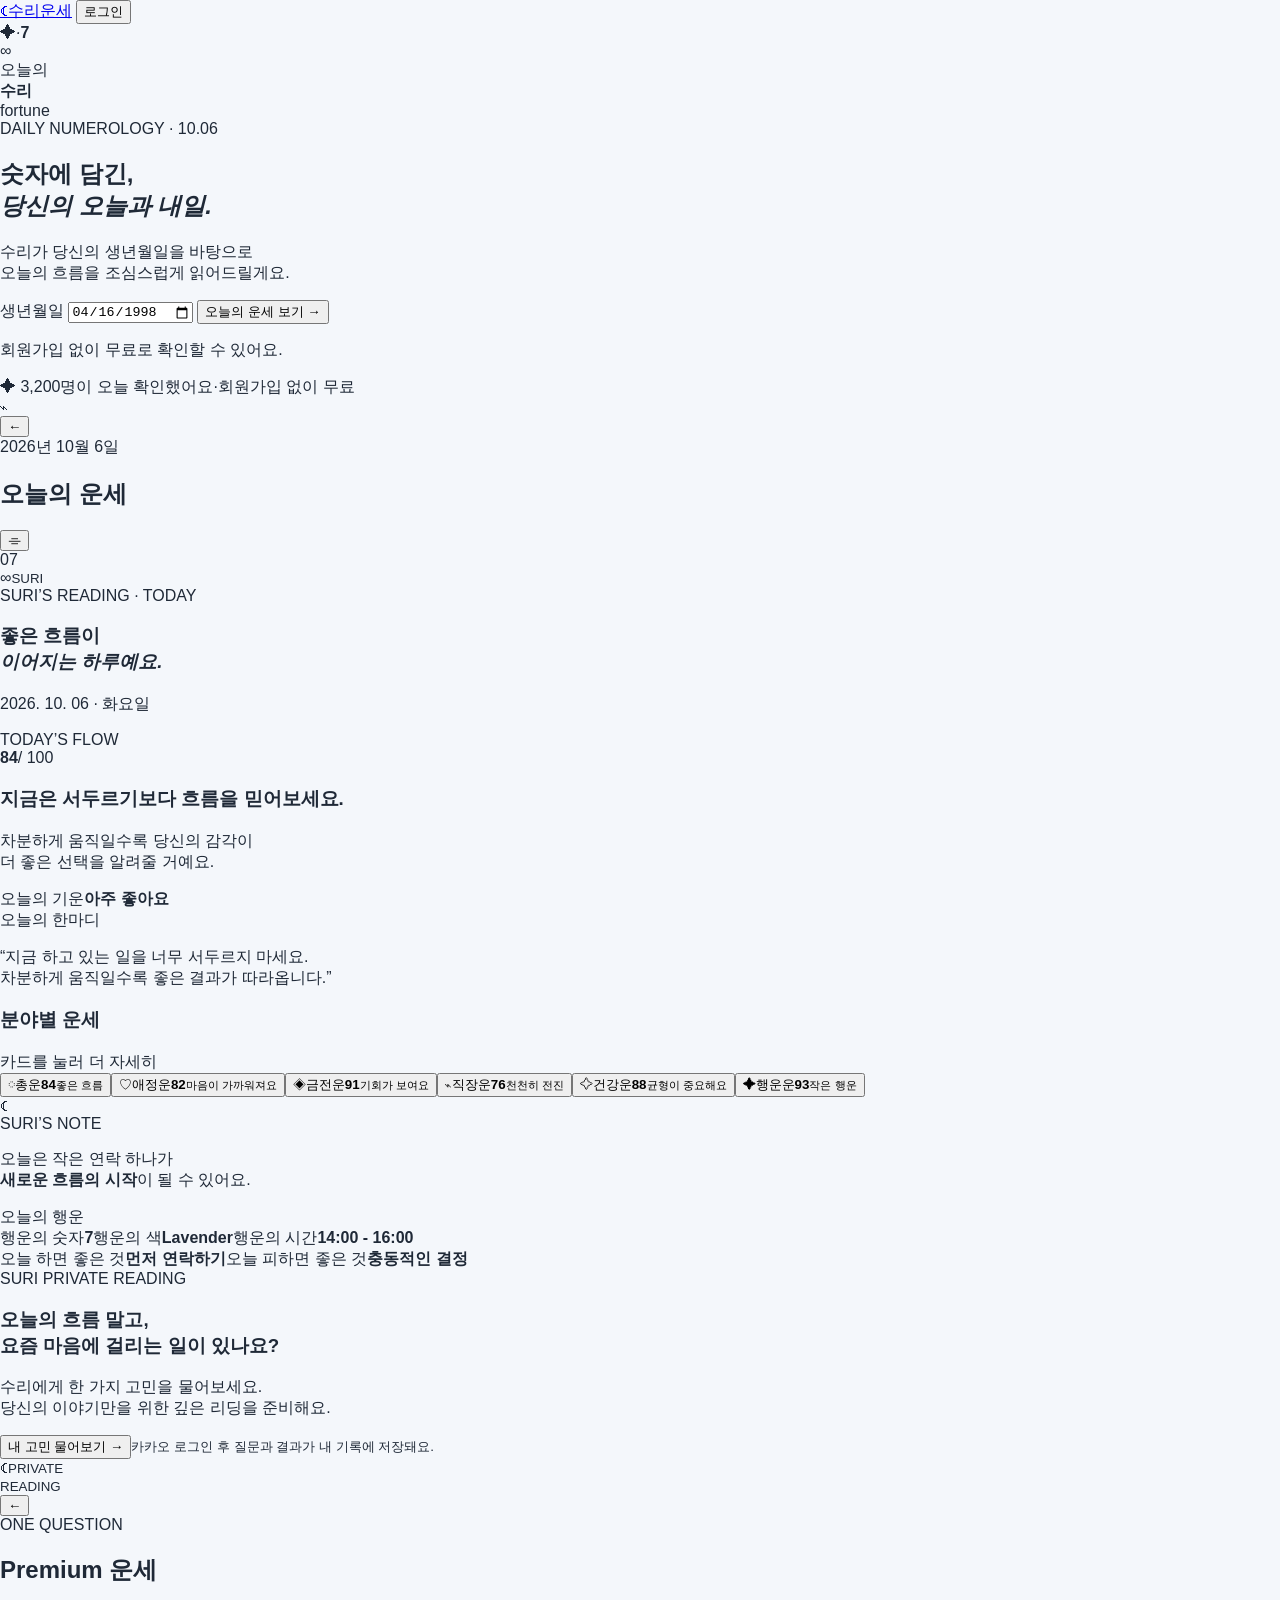
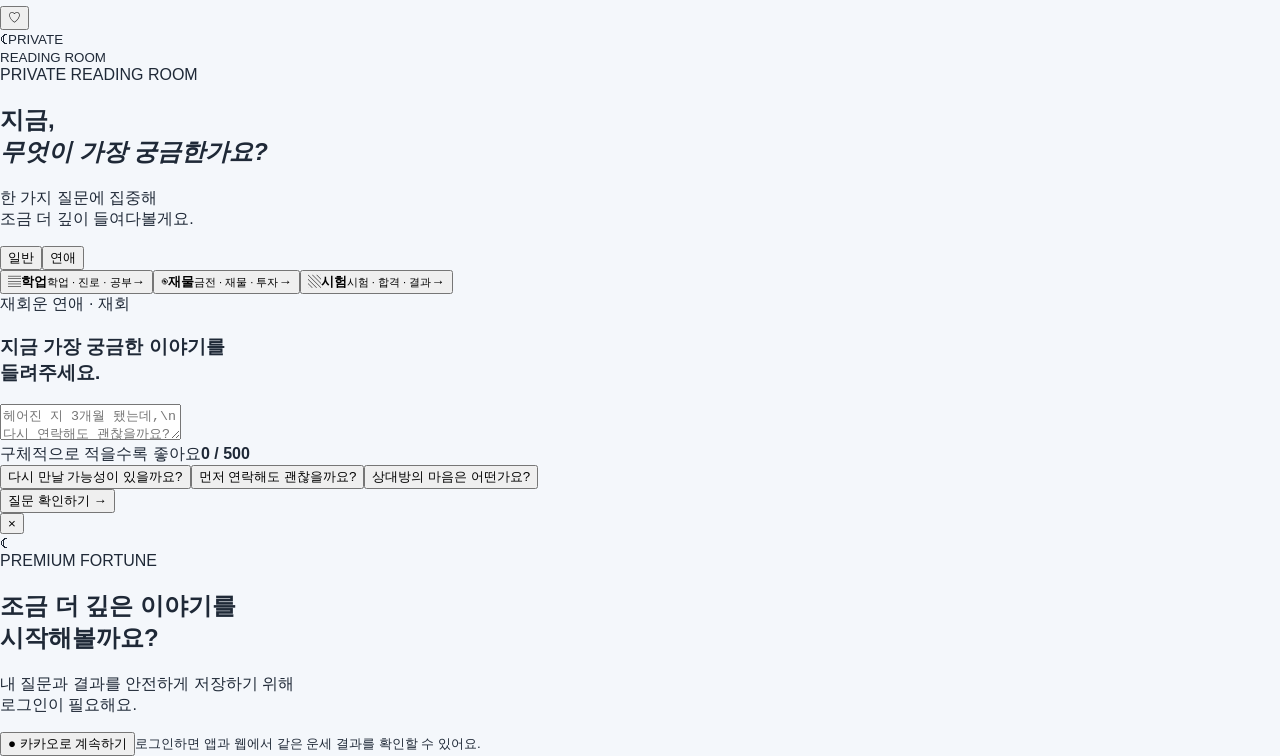
<file: index.html>
<!doctype html>
<html lang="ko">
<head>
  <meta charset="UTF-8" />
  <meta name="viewport" content="width=device-width, initial-scale=1, viewport-fit=cover" />
  <meta name="theme-color" content="#FBF7F2" />
  <title>수리운세 · 오늘의 흐름</title>
  <link rel="icon" href="data:image/svg+xml,%3Csvg xmlns='http://www.w3.org/2000/svg' viewBox='0 0 32 32'%3E%3Crect width='32' height='32' rx='10' fill='%239A86B8'/%3E%3Cpath d='M21 7a10 10 0 1 0 4 18A10 10 0 0 1 21 7Z' fill='%23FFFDFC'/%3E%3Ccircle cx='24' cy='9' r='1.4' fill='%23F1C7CE'/%3E%3C/svg%3E" />
  <link rel="preconnect" href="https://fonts.googleapis.com">
  <link rel="preconnect" href="https://fonts.gstatic.com" crossorigin>
  <link href="https://fonts.googleapis.com/css2?family=DM+Serif+Display&family=Noto+Sans+KR:wght@400;500;600;700&display=swap" rel="stylesheet">
  <link rel="stylesheet" href="style-modern.css" />
</head>
<body>
  <main class="app-shell">
    <header class="topbar">
      <a class="brand" href="#" aria-label="수리운세 홈"><span class="brand-mark">☾</span><span>수리운세</span></a>
      <button class="text-button" id="loginButton">로그인</button>
    </header>

    <section class="view active" id="startView">
      <div class="hero-stage"><div class="hero-orbit" aria-hidden="true"><span>✦</span><i>·</i><b>7</b></div><div class="suri-seal" aria-label="수리 숫자 인장"><span>∞</span></div><div class="hero-stamp">오늘의<br><strong>수리</strong><br>fortune</div></div>
      <div class="eyebrow">DAILY NUMEROLOGY · 10.06</div>
      <h1>숫자에 담긴,<br><em>당신의 오늘과 내일.</em></h1>
      <p class="intro">수리가 당신의 생년월일을 바탕으로<br>오늘의 흐름을 조심스럽게 읽어드릴게요.</p>
      <form class="date-card" id="dateForm">
        <label for="birthdate">생년월일</label>
        <input id="birthdate" type="date" value="1998-04-16" required />
        <button class="primary-button" type="submit">오늘의 운세 보기 <span>→</span></button>
        <p class="helper">회원가입 없이 무료로 확인할 수 있어요.</p>
      </form>
      <div class="proof-row"><span>✦ 3,200명이 오늘 확인했어요</span><span>·</span><span>회원가입 없이 무료</span></div>
      <div class="horizon" aria-hidden="true"><span>⌁</span><i></i><b></b></div>
    </section>

    <section class="view" id="todayView">
      <div class="page-heading"><button class="icon-button" data-back="startView" aria-label="뒤로">←</button><div><span class="eyebrow">2026년 10월 6일</span><h2>오늘의 운세</h2></div><button class="icon-button" aria-label="공유">⌯</button></div>
      <div class="result-cover"><div class="cover-number">07</div><div class="result-seal">∞<small>SURI</small></div><div><span class="eyebrow">SURI’S READING · TODAY</span><h3>좋은 흐름이<br><em>이어지는 하루예요.</em></h3><p>2026. 10. 06 · 화요일</p></div></div>
      <div class="score-hero"><div class="score-label">TODAY’S FLOW</div><div class="score"><strong>84</strong><span>/ 100</span></div><h3>지금은 서두르기보다 흐름을 믿어보세요.</h3><p>차분하게 움직일수록 당신의 감각이<br>더 좋은 선택을 알려줄 거예요.</p><div class="score-meter"><i></i></div><div class="meter-label"><span>오늘의 기운</span><b>아주 좋아요</b></div></div>
      <div class="quote-section"><div class="section-kicker">오늘의 한마디</div><p>“지금 하고 있는 일을 너무 서두르지 마세요.<br>차분하게 움직일수록 좋은 결과가 따라옵니다.”</p></div>
      <div class="section-head"><h3>분야별 운세</h3><span>카드를 눌러 더 자세히</span></div>
      <div class="fortune-grid" id="fortuneGrid"></div><div class="suri-note"><div class="note-mark">☾</div><div><span class="eyebrow">SURI’S NOTE</span><p>오늘은 작은 연락 하나가<br><strong>새로운 흐름의 시작</strong>이 될 수 있어요.</p></div></div>
      <div class="luck-card"><div class="section-kicker">오늘의 행운</div><div class="luck-row"><span>행운의 숫자<strong>7</strong></span><span>행운의 색<strong>Lavender</strong></span><span>행운의 시간<strong>14:00 - 16:00</strong></span></div><div class="luck-note"><span>오늘 하면 좋은 것</span><b>먼저 연락하기</b><span>오늘 피하면 좋은 것</span><b>충동적인 결정</b></div></div>
      <div class="premium-cta"><div><span class="eyebrow">SURI PRIVATE READING</span><h3>오늘의 흐름 말고,<br>요즘 마음에 걸리는 일이 있나요?</h3><p>수리에게 한 가지 고민을 물어보세요.<br>당신의 이야기만을 위한 깊은 리딩을 준비해요.</p><button class="primary-button" id="premiumButton">내 고민 물어보기 <span>→</span></button><small>카카오 로그인 후 질문과 결과가 내 기록에 저장돼요.</small></div><div class="cta-seal">☾<small>PRIVATE<br>READING</small></div></div>
    </section>

    <section class="view" id="premiumView">
      <div class="page-heading"><button class="icon-button" data-back="todayView">←</button><div><span class="eyebrow">ONE QUESTION</span><h2>Premium 운세</h2></div><button class="icon-button" id="recordsButton" aria-label="내 기록">♡</button></div>
      <div class="premium-banner"><div class="banner-moon">☾<small>PRIVATE<br>READING ROOM</small></div><div class="premium-intro"><span class="eyebrow">PRIVATE READING ROOM</span><h2>지금,<br><em>무엇이 가장 궁금한가요?</em></h2><p>한 가지 질문에 집중해<br>조금 더 깊이 들여다볼게요.</p></div></div>
      <div class="tabs"><button class="tab active" data-tab="general">일반</button><button class="tab" data-tab="love">연애</button></div>
      <div class="category-list" id="categoryList"></div>
      <div class="question-area hidden" id="questionArea"><div class="selected-label">재회운 <span>연애 · 재회</span></div><h3>지금 가장 궁금한 이야기를<br>들려주세요.</h3><textarea maxlength="500" id="question" placeholder="헤어진 지 3개월 됐는데,\n다시 연락해도 괜찮을까요?"></textarea><div class="counter"><span>구체적으로 적을수록 좋아요</span><b id="counter">0 / 500</b></div><div class="chips"><button>다시 만날 가능성이 있을까요?</button><button>먼저 연락해도 괜찮을까요?</button><button>상대방의 마음은 어떤가요?</button></div><button class="primary-button" id="reviewButton">질문 확인하기 <span>→</span></button></div>
    </section>
  </main>

  <div class="modal-backdrop" id="loginModal" aria-hidden="true"><div class="modal"><button class="modal-close" id="closeModal">×</button><div class="modal-moon">☾</div><span class="eyebrow">PREMIUM FORTUNE</span><h2>조금 더 깊은 이야기를<br>시작해볼까요?</h2><p>내 질문과 결과를 안전하게 저장하기 위해<br>로그인이 필요해요.</p><button class="kakao-button" id="kakaoButton"><span>●</span> 카카오로 계속하기</button><small>로그인하면 앱과 웹에서 같은 운세 결과를 확인할 수 있어요.</small></div></div>
  <script>
    const fortunes=[['◌','총운','84','좋은 흐름'],['♡','애정운','82','마음이 가까워져요'],['◈','금전운','91','기회가 보여요'],['⌁','직장운','76','천천히 전진'],['✧','건강운','88','균형이 중요해요'],['✦','행운운','93','작은 행운']];
    const categories={general:[['▤','학업','학업 · 진로 · 공부'],['◉','재물','금전 · 재물 · 투자'],['▧','시험','시험 · 합격 · 결과']],love:[['♡','짝사랑','상대방의 마음과 가능성'],['♢','커플','현재 관계와 앞으로의 흐름'],['❀','재회','다시 이어질 가능성']]};
    const $=s=>document.querySelector(s); const views=document.querySelectorAll('.view');
    function show(id){views.forEach(v=>v.classList.toggle('active',v.id===id)); window.scrollTo({top:0,behavior:'smooth'});}
    $('#fortuneGrid').innerHTML=fortunes.map((f,i)=>`<button class="fortune-card" style="--delay:${i*40}ms"><span class="fortune-icon">${f[0]}</span><span>${f[1]}<strong>${f[2]}</strong></span><small>${f[3]}</small></button>`).join('');
    function renderCategories(tab='general'){ $('#categoryList').innerHTML=categories[tab].map(c=>`<button class="category-card" data-category="${c[1]}"><span class="category-icon">${c[0]}</span><span><strong>${c[1]}</strong><small>${c[2]}</small></span><b>→</b></button>`).join(''); document.querySelectorAll('.category-card').forEach(b=>b.onclick=()=>{ $('#questionArea').classList.remove('hidden'); $('#questionArea .selected-label').firstChild.textContent=b.dataset.category+' '; $('#questionArea').scrollIntoView({behavior:'smooth',block:'start'}); }); }
    renderCategories();
    $('#dateForm').onsubmit=e=>{e.preventDefault(); const b=$('#dateForm button'); b.innerHTML='오늘의 흐름을 살펴보는 중…'; setTimeout(()=>{b.innerHTML='오늘의 운세 보기 <span>→</span>';show('todayView')},700)};
    $('#premiumButton').onclick=()=>$('#loginModal').classList.add('open'); $('#loginButton').onclick=()=>$('#loginModal').classList.add('open'); $('#closeModal').onclick=()=>$('#loginModal').classList.remove('open'); $('#kakaoButton').onclick=()=>{window.location.href='/api/auth/kakao'};
    document.querySelectorAll('[data-back]').forEach(b=>b.onclick=()=>show(b.dataset.back)); document.querySelectorAll('.tab').forEach(t=>t.onclick=()=>{document.querySelectorAll('.tab').forEach(x=>x.classList.remove('active'));t.classList.add('active');renderCategories(t.dataset.tab)});
    $('#question').oninput=e=>$('#counter').textContent=e.target.value.length+' / 500'; document.querySelectorAll('.chips button').forEach(c=>c.onclick=()=>{$('#question').value=c.textContent;$('#counter').textContent=c.textContent.length+' / 500'});
    $('#reviewButton').onclick=()=>alert('질문 확인 화면과 결제 플로우가 이어집니다.');
  </script>
</body>
</html>
</file>
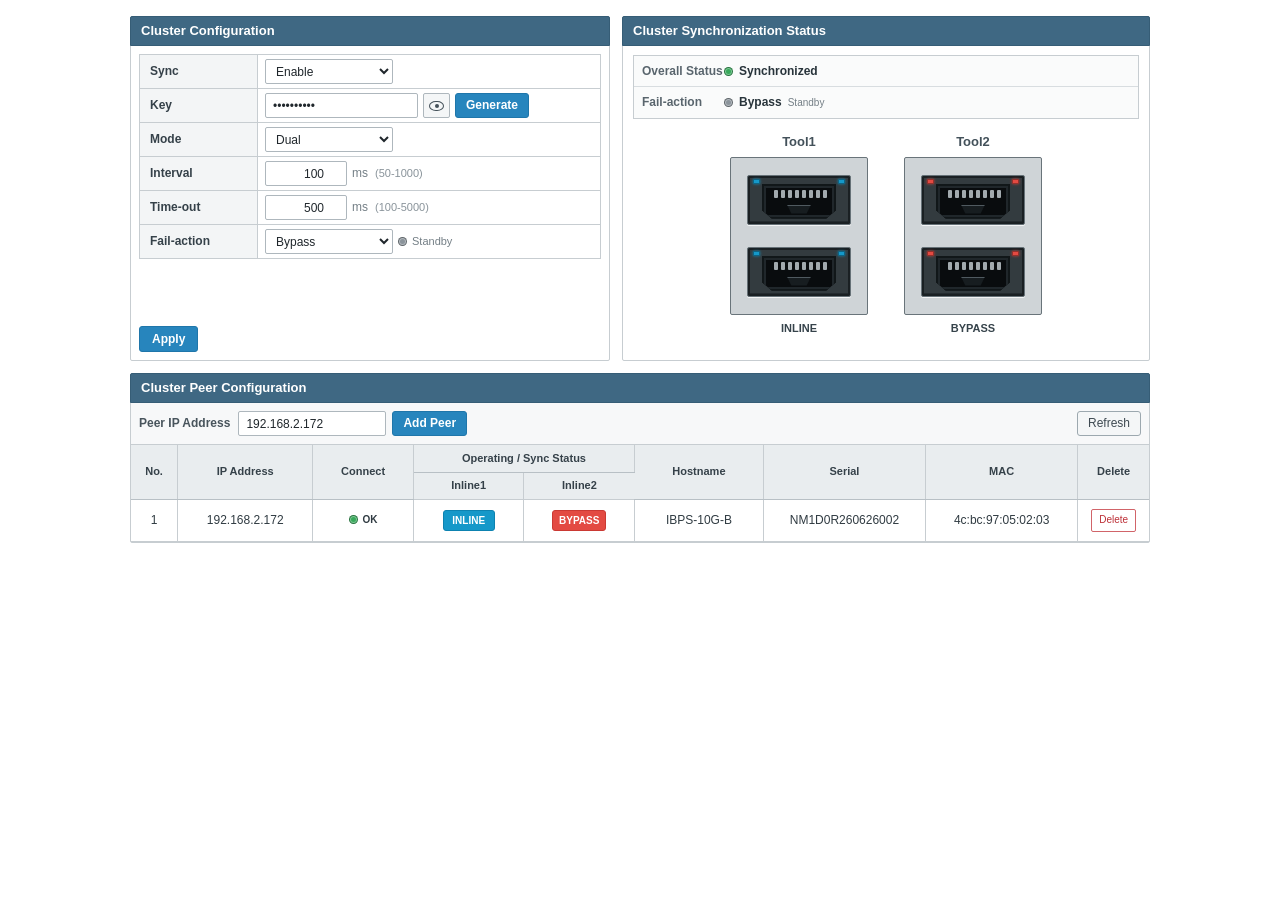
<file: cluster_configuration_ui.html>
<!DOCTYPE html>
<html lang="en">
<head>
  <meta charset="UTF-8">
  <meta name="viewport" content="width=device-width, initial-scale=1.0">
  <title>Cluster Configuration</title>
  <style>
    :root {
      --cluster-navy: #3f6883;
      --cluster-button: #2785bd;
      --cluster-table-head: #e9edef;
      --cluster-border: #c7cdd1;
      --cluster-label: #f3f5f6;
      --cluster-text: #20272c;
      --cluster-muted: #747f86;
      --cluster-inline: #1598c9;
      --cluster-bypass: #e34a42;
      --cluster-ok: #38a95b;
      --cluster-warning: #e69a23;
      --cluster-disabled: #8b949b;
      --cluster-fail: #d9363e;
    }

    * {
      box-sizing: border-box;
    }

    html,
    body {
      margin: 0;
      min-width: 1000px;
      background: #ffffff;
      color: var(--cluster-text);
      font: 12px/1.35 Arial, Helvetica, sans-serif;
    }

    button,
    input,
    select {
      font: inherit;
    }

    .cluster-page {
      width: calc(100% - 24px);
      max-width: 1020px;
      margin: 16px auto 24px;
    }

    .cluster-top-grid {
      display: grid;
      grid-template-columns: 480px minmax(0, 1fr);
      gap: 12px;
      align-items: stretch;
    }

    .cluster-top-grid > .cluster-section {
      display: flex;
      flex-direction: column;
    }

    .cluster-section {
      border: 1px solid var(--cluster-border);
      background: #ffffff;
      border-radius: 2px;
    }

    .cluster-section-title {
      height: 30px;
      margin: -1px -1px 0;
      padding: 6px 10px;
      border: 1px solid #365d76;
      border-radius: 2px 2px 0 0;
      background: var(--cluster-navy);
      color: #ffffff;
      font-size: 13px;
      font-weight: bold;
      line-height: 16px;
    }

    .cluster-config-body {
      display: flex;
      min-height: 314px;
      flex: 1;
      flex-direction: column;
      padding: 8px;
    }

    .cluster-config-table {
      width: 100%;
      border-collapse: collapse;
      table-layout: fixed;
    }

    .cluster-config-table th,
    .cluster-config-table td {
      height: 34px;
      border: 1px solid var(--cluster-border);
      text-align: left;
      vertical-align: middle;
    }

    .cluster-config-table th {
      width: 118px;
      padding: 6px 10px;
      background: var(--cluster-label);
      color: #354149;
      font-weight: bold;
    }

    .cluster-config-table td {
      padding: 4px 7px;
      background: #ffffff;
    }

    .cluster-field,
    .cluster-select {
      height: 25px;
      border: 1px solid #aeb7bd;
      border-radius: 2px;
      background: #ffffff;
      color: var(--cluster-text);
      outline: none;
    }

    .cluster-field {
      padding: 3px 7px;
    }

    .cluster-select {
      width: 128px;
      padding: 2px 24px 2px 6px;
    }

    .cluster-field:focus,
    .cluster-select:focus,
    .cluster-icon-button:focus,
    .cluster-button:focus,
    .cluster-delete-button:focus {
      border-color: var(--cluster-button);
      outline: 1px solid rgba(39, 133, 189, 0.25);
      outline-offset: 0;
    }

    .cluster-number-field {
      width: 82px;
      text-align: right;
    }

    .cluster-key-row,
    .cluster-field-row,
    .cluster-fail-row {
      display: flex;
      align-items: center;
      gap: 5px;
    }

    .cluster-key-row .cluster-field {
      width: 153px;
    }

    .cluster-icon-button {
      position: relative;
      width: 27px;
      height: 25px;
      padding: 0;
      border: 1px solid #aeb7bd;
      border-radius: 2px;
      background: #f4f6f7;
      color: #44515a;
      cursor: pointer;
    }

    .cluster-eye-icon {
      display: block;
      width: 15px;
      height: 10px;
      margin: 0 auto;
      border: 1px solid currentColor;
      border-radius: 50% / 55%;
    }

    .cluster-eye-icon::after {
      content: "";
      display: block;
      width: 4px;
      height: 4px;
      margin: 2px auto 0;
      border-radius: 50%;
      background: currentColor;
    }

    .cluster-button {
      height: 26px;
      padding: 0 12px;
      border: 1px solid #1f76aa;
      border-radius: 3px;
      background: var(--cluster-button);
      color: #ffffff;
      font-weight: bold;
      cursor: pointer;
    }

    .cluster-button:hover {
      background: #2279ad;
    }

    .cluster-button-secondary {
      border-color: #9ca8af;
      background: #f4f6f7;
      color: #3e4a52;
      font-weight: normal;
    }

    .cluster-button-secondary:hover {
      background: #e9edef;
    }

    .cluster-button-small {
      height: 25px;
      padding: 0 10px;
    }

    .cluster-unit {
      min-width: 18px;
      color: var(--cluster-muted);
    }

    .cluster-help {
      color: #89939a;
      font-size: 11px;
      white-space: nowrap;
    }

    .cluster-config-actions {
      display: flex;
      align-items: center;
      gap: 10px;
      margin-top: auto;
      padding-top: 8px;
    }

    .cluster-action-message {
      min-height: 16px;
      color: var(--cluster-ok);
      font-size: 11px;
    }

    .cluster-led {
      display: inline-block;
      width: 9px;
      height: 9px;
      flex: 0 0 9px;
      border: 1px solid rgba(0, 0, 0, 0.32);
      border-radius: 50%;
      background: var(--cluster-disabled);
      box-shadow: inset 0 0 0 1px rgba(255, 255, 255, 0.35);
      vertical-align: -1px;
    }

    .cluster-led-label {
      color: var(--cluster-muted);
      font-size: 11px;
      white-space: nowrap;
    }

    .cluster-status-body {
      min-height: 314px;
      padding: 9px 10px 10px;
    }

    .cluster-status-summary {
      display: grid;
      grid-template-columns: 1fr;
      border: 1px solid var(--cluster-border);
      background: #fafbfb;
    }

    .cluster-summary-item {
      display: grid;
      min-height: 31px;
      grid-template-columns: 82px minmax(0, 1fr);
      align-items: center;
      padding: 5px 8px;
      border-bottom: 1px solid #d8dde0;
    }

    .cluster-summary-item:last-child {
      border-bottom: 0;
    }

    .cluster-summary-label {
      color: #59656d;
      font-weight: bold;
    }

    .cluster-summary-value {
      display: inline-flex;
      min-width: 0;
      align-items: center;
      gap: 6px;
      color: #28343b;
      font-weight: bold;
      white-space: nowrap;
    }

    .cluster-summary-detail {
      color: var(--cluster-muted);
      font-size: 10px;
      font-weight: normal;
    }

    .cluster-diagram {
      width: 100%;
      max-width: 430px;
      margin: 14px auto 0;
    }

    .cluster-tool-pair {
      display: grid;
      grid-template-columns: 138px 138px;
      justify-content: center;
      gap: 36px;
    }

    .cluster-tool-column {
      text-align: center;
    }

    .cluster-tool-title {
      margin-bottom: 6px;
      color: #43515a;
      font-size: 13px;
      font-weight: bold;
    }

    .cluster-tool-chassis {
      display: grid;
      width: 138px;
      height: 158px;
      grid-template-rows: 1fr 1fr;
      align-items: center;
      justify-items: center;
      gap: 18px;
      padding: 15px 16px;
      border: 1px solid #69747a;
      border-radius: 2px;
      background: #cfd4d7;
    }

    .cluster-tool-port {
      position: relative;
      display: block;
      width: 104px;
      height: 50px;
      overflow: hidden;
      border: 1px solid #667177;
      border-radius: 2px;
      background: #333b3f;
      box-shadow:
        inset 0 0 0 2px #1a2023,
        inset 0 -3px 0 #242b2f,
        0 1px 0 rgba(255, 255, 255, 0.75);
    }

    .cluster-port-cavity {
      position: absolute;
      top: 8px;
      left: 14px;
      width: 74px;
      height: 35px;
      border: 2px solid #111719;
      background: #090c0e;
      clip-path: polygon(0 0, 100% 0, 100% 76%, 87% 100%, 13% 100%, 0 76%);
      box-shadow: inset 0 0 0 2px #20272b;
    }

    .cluster-port-cavity::before {
      content: "";
      position: absolute;
      top: 4px;
      left: 10px;
      width: 4px;
      height: 8px;
      border-radius: 1px;
      background: #a2aaae;
      box-shadow:
        7px 0 #a2aaae,
        14px 0 #a2aaae,
        21px 0 #a2aaae,
        28px 0 #a2aaae,
        35px 0 #a2aaae,
        42px 0 #a2aaae,
        49px 0 #a2aaae;
    }

    .cluster-port-cavity::after {
      content: "";
      position: absolute;
      bottom: 3px;
      left: 50%;
      width: 24px;
      height: 8px;
      margin-left: -12px;
      border-top: 1px solid #505a60;
      background: #171d20;
      clip-path: polygon(0 0, 100% 0, 82% 100%, 18% 100%);
    }

    .cluster-port-led {
      position: absolute;
      top: 3px;
      width: 7px;
      height: 5px;
      border: 1px solid rgba(0, 0, 0, 0.35);
      border-radius: 1px;
      background: #687278;
    }

    .cluster-port-led-left {
      left: 5px;
    }

    .cluster-port-led-right {
      right: 5px;
    }

    .cluster-tool-status {
      margin-top: 6px;
      color: #36434b;
      font-size: 11px;
      font-weight: bold;
      text-align: center;
    }

    .cluster-peer-section {
      margin-top: 12px;
    }

    .cluster-peer-toolbar {
      display: flex;
      align-items: center;
      gap: 6px;
      min-height: 42px;
      padding: 7px 8px;
      border-bottom: 1px solid var(--cluster-border);
      background: #f7f8f9;
    }

    .cluster-toolbar-label {
      margin-right: 2px;
      color: #48545c;
      font-weight: bold;
    }

    .cluster-ip-field {
      width: 148px;
    }

    .cluster-refresh-button {
      margin-left: auto;
    }

    .cluster-table-wrap {
      overflow-x: auto;
    }

    .cluster-peer-table {
      width: 100%;
      min-width: 950px;
      border-collapse: collapse;
      table-layout: fixed;
    }

    .cluster-peer-table th,
    .cluster-peer-table td {
      border-right: 1px solid var(--cluster-border);
      border-bottom: 1px solid var(--cluster-border);
      text-align: center;
      vertical-align: middle;
    }

    .cluster-peer-table th:last-child,
    .cluster-peer-table td:last-child {
      border-right: 0;
    }

    .cluster-peer-table thead th {
      height: 27px;
      padding: 4px 5px;
      background: var(--cluster-table-head);
      color: #354149;
      font-size: 11px;
      font-weight: bold;
      line-height: 1.15;
    }

    .cluster-peer-table thead tr:first-child th {
      border-bottom: 1px solid #b8c0c5;
    }

    .cluster-peer-table tbody td {
      height: 42px;
      padding: 5px 5px;
      background: #ffffff;
      color: #303b42;
    }

    .cluster-peer-table tbody tr:nth-child(even) td {
      background: #fafbfb;
    }

    .cluster-col-no { width: 38px; }
    .cluster-col-ip { width: 110px; }
    .cluster-col-connect { width: 82px; }
    .cluster-col-status { width: 90px; }
    .cluster-col-host { width: 105px; }
    .cluster-col-serial { width: 132px; }
    .cluster-col-mac { width: 124px; }
    .cluster-col-delete { width: 58px; }

    .cluster-nowrap {
      white-space: nowrap;
    }

    .cluster-connect-state {
      display: inline-flex;
      align-items: center;
      gap: 5px;
      font-size: 10px;
      font-weight: bold;
      white-space: nowrap;
    }

    .cluster-operating-status {
      display: inline-flex;
      min-width: 76px;
      align-items: center;
      justify-content: center;
      gap: 5px;
    }

    .cluster-state-badge {
      display: inline-flex;
      height: 21px;
      min-width: 52px;
      align-items: center;
      justify-content: center;
      padding: 0 6px;
      border: 1px solid transparent;
      border-radius: 3px;
      background: var(--cluster-disabled);
      color: #ffffff;
      font-size: 10px;
      font-weight: bold;
      line-height: 19px;
      white-space: nowrap;
    }

    .cluster-fail-tag {
      display: inline-flex;
      height: 16px;
      align-items: center;
      padding: 0 3px;
      border: 1px solid var(--cluster-fail);
      border-radius: 2px;
      background: #fff4f4;
      color: var(--cluster-fail);
      font-size: 8px;
      font-weight: bold;
      line-height: 14px;
    }

    .cluster-delete-button {
      height: 23px;
      padding: 0 7px;
      border: 1px solid #d16469;
      border-radius: 2px;
      background: #ffffff;
      color: #bd3037;
      font-size: 10px;
      cursor: pointer;
    }

    .cluster-delete-button:hover {
      background: #fff1f1;
    }

    /* State classes: JavaScript only swaps these classes. */
    .cluster-state-inline.cluster-state-badge {
      background: var(--cluster-inline);
      border-color: #0d82b0;
    }

    .cluster-state-bypass.cluster-state-badge {
      background: var(--cluster-bypass);
      border-color: #ca3933;
    }

    .cluster-state-unknown.cluster-state-badge,
    .cluster-state-never.cluster-state-badge,
    .cluster-state-disabled.cluster-state-badge {
      background: var(--cluster-disabled);
      border-color: #747d83;
    }

    .cluster-state-timeout.cluster-state-badge {
      background: var(--cluster-warning);
      border-color: #cf8415;
    }

    .cluster-state-fail-action.cluster-state-badge {
      background: var(--cluster-fail);
      border-color: #b9272e;
    }

    .cluster-state-inline .cluster-port-led {
      background: var(--cluster-inline);
      box-shadow: 0 0 3px rgba(21, 152, 201, 0.8);
    }

    .cluster-state-bypass .cluster-port-led {
      background: var(--cluster-bypass);
      box-shadow: 0 0 3px rgba(227, 74, 66, 0.78);
    }

    .cluster-state-synchronizing .cluster-port-led {
      background: var(--cluster-inline);
      box-shadow: 0 0 3px rgba(21, 152, 201, 0.76);
    }

    .cluster-state-unknown .cluster-port-led,
    .cluster-state-never .cluster-port-led {
      background: #7b858b;
    }

    .cluster-state-disabled .cluster-port-led {
      background: #3f474c;
    }

    .cluster-state-timeout .cluster-port-led {
      background: var(--cluster-warning);
      box-shadow: 0 0 3px rgba(230, 154, 35, 0.72);
    }

    .cluster-state-fail-action .cluster-port-led {
      background: var(--cluster-fail);
      box-shadow: 0 0 3px rgba(217, 54, 62, 0.76);
    }

    .cluster-state-ok.cluster-led,
    .cluster-state-synchronized.cluster-led {
      background: var(--cluster-ok);
    }

    .cluster-state-synchronizing.cluster-led,
    .cluster-state-inline.cluster-led {
      background: var(--cluster-inline);
    }

    .cluster-state-timeout.cluster-led {
      background: var(--cluster-warning);
    }

    .cluster-state-never.cluster-led,
    .cluster-state-disabled.cluster-led,
    .cluster-state-standby.cluster-led {
      background: var(--cluster-disabled);
    }

    .cluster-state-fail-action.cluster-led {
      background: var(--cluster-fail);
      box-shadow: 0 0 5px rgba(217, 54, 62, 0.55);
    }

    @media (max-width: 1019px) {
      .cluster-page {
        margin-left: 12px;
        margin-right: 12px;
      }
    }

    @media (prefers-reduced-motion: reduce) {
      * {
        scroll-behavior: auto !important;
      }
    }
  </style>
</head>
<body>
  <main class="cluster-page">
    <div class="cluster-top-grid">
      <section class="cluster-section" aria-labelledby="cluster-config-title">
        <h1 class="cluster-section-title" id="cluster-config-title">Cluster Configuration</h1>
        <div class="cluster-config-body">
          <table class="cluster-config-table" aria-label="Cluster settings">
            <tbody>
              <tr>
                <th scope="row"><label for="cluster-sync">Sync</label></th>
                <td>
                  <select class="cluster-select" id="cluster-sync">
                    <option value="Enable">Enable</option>
                    <option value="Disable">Disable</option>
                  </select>
                </td>
              </tr>
              <tr>
                <th scope="row"><label for="cluster-key">Key</label></th>
                <td>
                  <div class="cluster-key-row">
                    <input class="cluster-field" id="cluster-key" type="password" value="Configured" autocomplete="off">
                    <button class="cluster-icon-button" id="cluster-key-toggle" type="button" aria-label="Show key" title="Show key">
                      <span class="cluster-eye-icon" aria-hidden="true"></span>
                    </button>
                    <button class="cluster-button cluster-button-small" id="cluster-generate-key" type="button">Generate</button>
                  </div>
                </td>
              </tr>
              <tr>
                <th scope="row"><label for="cluster-mode">Mode</label></th>
                <td>
                  <select class="cluster-select" id="cluster-mode">
                    <option value="Dual">Dual</option>
                    <option value="Single">Single</option>
                  </select>
                </td>
              </tr>
              <tr>
                <th scope="row"><label for="cluster-interval">Interval</label></th>
                <td>
                  <div class="cluster-field-row">
                    <input class="cluster-field cluster-number-field" id="cluster-interval" type="number" min="50" max="1000" step="10" value="100">
                    <span class="cluster-unit">ms</span>
                    <span class="cluster-help">(50-1000)</span>
                  </div>
                </td>
              </tr>
              <tr>
                <th scope="row"><label for="cluster-timeout">Time-out</label></th>
                <td>
                  <div class="cluster-field-row">
                    <input class="cluster-field cluster-number-field" id="cluster-timeout" type="number" min="100" max="5000" step="100" value="500">
                    <span class="cluster-unit">ms</span>
                    <span class="cluster-help">(100-5000)</span>
                  </div>
                </td>
              </tr>
              <tr>
                <th scope="row"><label for="cluster-fail-action">Fail-action</label></th>
                <td>
                  <div class="cluster-fail-row">
                    <select class="cluster-select" id="cluster-fail-action">
                      <option value="Bypass">Bypass</option>
                      <option value="Inline">Inline</option>
                      <option value="None">None</option>
                    </select>
                    <span class="cluster-led cluster-state-standby" id="cluster-fail-led" aria-hidden="true"></span>
                    <span class="cluster-led-label" id="cluster-fail-led-label">Standby</span>
                  </div>
                </td>
              </tr>
            </tbody>
          </table>

          <div class="cluster-config-actions">
            <button class="cluster-button" id="cluster-apply" type="button">Apply</button>
            <span class="cluster-action-message" id="cluster-action-message" role="status" aria-live="polite"></span>
          </div>
        </div>
      </section>

      <section class="cluster-section" aria-labelledby="cluster-status-title">
        <h2 class="cluster-section-title" id="cluster-status-title">Cluster Synchronization Status</h2>
        <div class="cluster-status-body">
          <div class="cluster-status-summary" aria-label="Synchronization summary">
            <div class="cluster-summary-item">
              <span class="cluster-summary-label">Overall Status</span>
              <span class="cluster-summary-value">
                <span class="cluster-led" id="cluster-overall-led" aria-hidden="true"></span>
                <span id="cluster-overall-text">Synchronized</span>
              </span>
            </div>
            <div class="cluster-summary-item">
              <span class="cluster-summary-label">Fail-action</span>
              <span class="cluster-summary-value">
                <span class="cluster-led" id="cluster-summary-fail-led" aria-hidden="true"></span>
                <span id="cluster-summary-fail-text">Bypass</span>
                <span class="cluster-summary-detail" id="cluster-summary-fail-state">Standby</span>
              </span>
            </div>
          </div>

          <div class="cluster-diagram" aria-label="Tool1 and Tool2 port status">
            <div class="cluster-tool-pair">
              <div class="cluster-tool-column" id="cluster-tool-1">
                <div class="cluster-tool-title">Tool1</div>
                <div class="cluster-tool-chassis">
                  <span class="cluster-tool-port" role="img" aria-label="Tool1 status light: Inline">
                    <span class="cluster-port-cavity" aria-hidden="true"></span>
                    <span class="cluster-port-led cluster-port-led-left" aria-hidden="true"></span>
                    <span class="cluster-port-led cluster-port-led-right" aria-hidden="true"></span>
                  </span>
                  <span class="cluster-tool-port" role="img" aria-label="Tool1 status light: Inline">
                    <span class="cluster-port-cavity" aria-hidden="true"></span>
                    <span class="cluster-port-led cluster-port-led-left" aria-hidden="true"></span>
                    <span class="cluster-port-led cluster-port-led-right" aria-hidden="true"></span>
                  </span>
                </div>
                <div class="cluster-tool-status" id="cluster-tool-1-status">INLINE</div>
              </div>

              <div class="cluster-tool-column" id="cluster-tool-2">
                <div class="cluster-tool-title">Tool2</div>
                <div class="cluster-tool-chassis">
                  <span class="cluster-tool-port" role="img" aria-label="Tool2 status light: Bypass">
                    <span class="cluster-port-cavity" aria-hidden="true"></span>
                    <span class="cluster-port-led cluster-port-led-left" aria-hidden="true"></span>
                    <span class="cluster-port-led cluster-port-led-right" aria-hidden="true"></span>
                  </span>
                  <span class="cluster-tool-port" role="img" aria-label="Tool2 status light: Bypass">
                    <span class="cluster-port-cavity" aria-hidden="true"></span>
                    <span class="cluster-port-led cluster-port-led-left" aria-hidden="true"></span>
                    <span class="cluster-port-led cluster-port-led-right" aria-hidden="true"></span>
                  </span>
                </div>
                <div class="cluster-tool-status" id="cluster-tool-2-status">BYPASS</div>
              </div>
            </div>
          </div>
        </div>
      </section>
    </div>

    <section class="cluster-section cluster-peer-section" aria-labelledby="cluster-peer-title">
      <h2 class="cluster-section-title" id="cluster-peer-title">Cluster Peer Configuration</h2>
      <div class="cluster-peer-toolbar">
        <label class="cluster-toolbar-label" for="cluster-peer-ip">Peer IP Address</label>
        <input class="cluster-field cluster-ip-field" id="cluster-peer-ip" type="text" value="192.168.2.172" inputmode="decimal">
        <button class="cluster-button cluster-button-small" id="cluster-add-peer" type="button">Add Peer</button>
        <span class="cluster-action-message" id="cluster-peer-message" role="status" aria-live="polite"></span>
        <button class="cluster-button cluster-button-secondary cluster-button-small cluster-refresh-button" id="cluster-refresh" type="button">Refresh</button>
      </div>

      <div class="cluster-table-wrap">
        <table class="cluster-peer-table" aria-label="Cluster peer configuration and status">
          <colgroup>
            <col class="cluster-col-no">
            <col class="cluster-col-ip">
            <col class="cluster-col-connect">
            <col class="cluster-col-status">
            <col class="cluster-col-status">
            <col class="cluster-col-host">
            <col class="cluster-col-serial">
            <col class="cluster-col-mac">
            <col class="cluster-col-delete">
          </colgroup>
          <thead>
            <tr>
              <th rowspan="2" scope="col">No.</th>
              <th rowspan="2" scope="col">IP Address</th>
              <th rowspan="2" scope="col">Connect</th>
              <th colspan="2" scope="colgroup">Operating / Sync Status</th>
              <th rowspan="2" scope="col">Hostname</th>
              <th rowspan="2" scope="col">Serial</th>
              <th rowspan="2" scope="col">MAC</th>
              <th rowspan="2" scope="col">Delete</th>
            </tr>
            <tr>
              <th scope="col">Inline1</th>
              <th scope="col">Inline2</th>
            </tr>
          </thead>
          <tbody id="cluster-peer-tbody"></tbody>
        </table>
      </div>
    </section>
  </main>

  <script>
    /* Replace this object with values printed by the CGI code. */
    const clusterData = {
      config: {
        sync: "Enable",
        key: "Configured",
        mode: "Dual",
        interval: 100,
        timeout: 500,
        failAction: "Bypass",
        failActionActive: false
      },
      local: {
        hostname: "IBPS-10G-A",
        inline1: "INLINE",
        inline2: "BYPASS"
      },
      peers: [
        {
          ip: "192.168.2.172",
          hostname: "IBPS-10G-B",
          connect: "OK",
          inline1: "INLINE",
          inline2: "BYPASS",
          inline1FailAction: false,
          inline2FailAction: false,
          serial: "NM1D0R260626002",
          mac: "4c:bc:97:05:02:03"
        }
      ]
    };

    const clusterStateClasses = [
      "cluster-state-inline",
      "cluster-state-bypass",
      "cluster-state-ok",
      "cluster-state-synchronized",
      "cluster-state-synchronizing",
      "cluster-state-timeout",
      "cluster-state-never",
      "cluster-state-disabled",
      "cluster-state-unknown",
      "cluster-state-standby",
      "cluster-state-fail-action"
    ];

    const clusterClassByState = {
      INLINE: "cluster-state-inline",
      BYPASS: "cluster-state-bypass",
      OK: "cluster-state-ok",
      SYNCHRONIZED: "cluster-state-synchronized",
      SYNCHRONIZING: "cluster-state-synchronizing",
      TIMEOUT: "cluster-state-timeout",
      LOST: "cluster-state-timeout",
      NEVER: "cluster-state-never",
      "NEVER CONNECTED": "cluster-state-never",
      REBOOT: "cluster-state-never",
      DISABLED: "cluster-state-disabled",
      "SYNC-OFF": "cluster-state-disabled",
      UNKNOWN: "cluster-state-unknown",
      STANDBY: "cluster-state-standby",
      "FAIL-ACTION": "cluster-state-fail-action"
    };

    function clusterApplyStateClass(element, state) {
      if (!element) return;
      element.classList.remove(...clusterStateClasses);
      element.classList.add(clusterClassByState[String(state).toUpperCase()] || "cluster-state-unknown");
    }

    function clusterSetText(id, value) {
      const element = document.getElementById(id);
      if (element) element.textContent = value;
    }

    function clusterGetOverallStatus(peer) {
      if (clusterData.config.failActionActive) return "FAIL-ACTION";
      if (clusterData.config.sync === "Disable") return "DISABLED";
      if (!peer || peer.connect === "NEVER" || peer.connect === "REBOOT") return "NEVER CONNECTED";
      if (peer.connect === "TIMEOUT" || peer.connect === "LOST") return "TIMEOUT";
      if (peer.connect === "DISABLED" || peer.connect === "SYNC-OFF") return "DISABLED";
      return "SYNCHRONIZED";
    }

    function clusterPrettyState(state) {
      const labels = {
        SYNCHRONIZED: "Synchronized",
        SYNCHRONIZING: "Synchronizing",
        TIMEOUT: "Timeout",
        LOST: "Lost",
        "NEVER CONNECTED": "Never Connected",
        NEVER: "Never",
        REBOOT: "Reboot",
        DISABLED: "Disabled",
        "SYNC-OFF": "Sync Off",
        "FAIL-ACTION": "Fail-action Active",
        STANDBY: "Standby",
        UNKNOWN: "Unknown"
      };
      return labels[state] || state;
    }

    function clusterRenderConfig() {
      document.getElementById("cluster-sync").value = clusterData.config.sync;
      document.getElementById("cluster-key").value = clusterData.config.key;
      document.getElementById("cluster-mode").value = clusterData.config.mode;
      document.getElementById("cluster-interval").value = clusterData.config.interval;
      document.getElementById("cluster-timeout").value = clusterData.config.timeout;
      document.getElementById("cluster-fail-action").value = clusterData.config.failAction;

      const failState = clusterData.config.failActionActive ? "FAIL-ACTION" : "STANDBY";
      clusterApplyStateClass(document.getElementById("cluster-fail-led"), failState);
      clusterSetText("cluster-fail-led-label", clusterPrettyState(failState));
    }

    function clusterRenderTool(toolNumber, state) {
      const tool = document.getElementById("cluster-tool-" + toolNumber);
      const ports = tool.querySelectorAll(".cluster-tool-port");
      const value = state || "UNKNOWN";

      ports.forEach(function (port) {
        clusterApplyStateClass(port, value);
        port.setAttribute("aria-label", "Tool" + toolNumber + " status light: " + clusterPrettyState(value));
      });
      clusterSetText("cluster-tool-" + toolNumber + "-status", value);
    }

    function clusterRenderStatusPanel() {
      const peer = clusterData.peers[0];
      const overall = clusterGetOverallStatus(peer);
      const failState = clusterData.config.failActionActive ? "FAIL-ACTION" : "STANDBY";

      clusterApplyStateClass(document.getElementById("cluster-overall-led"), overall);
      clusterApplyStateClass(document.getElementById("cluster-summary-fail-led"), failState);
      clusterSetText("cluster-overall-text", clusterPrettyState(overall));
      clusterSetText("cluster-summary-fail-text", clusterData.config.failAction);
      clusterSetText("cluster-summary-fail-state", clusterPrettyState(failState));

      clusterRenderTool(1, clusterData.local.inline1);
      clusterRenderTool(2, clusterData.local.inline2);
    }

    function clusterCreateOperatingStatus(operatingState, failAction) {
      const wrapper = document.createElement("span");
      wrapper.className = "cluster-operating-status";

      const badge = document.createElement("span");
      badge.className = "cluster-state-badge";
      badge.textContent = operatingState;
      clusterApplyStateClass(badge, operatingState);
      wrapper.appendChild(badge);

      if (failAction) {
        const failTag = document.createElement("span");
        failTag.className = "cluster-fail-tag";
        failTag.textContent = "FAIL";
        wrapper.appendChild(failTag);
      }
      return wrapper;
    }

    function clusterCreateConnectState(state) {
      const wrapper = document.createElement("span");
      wrapper.className = "cluster-connect-state";

      const led = document.createElement("span");
      led.className = "cluster-led";
      clusterApplyStateClass(led, state);

      const label = document.createElement("span");
      label.textContent = state;
      wrapper.append(led, label);
      return wrapper;
    }

    function clusterAppendCell(row, value, className) {
      const cell = document.createElement("td");
      if (className) cell.className = className;
      if (value instanceof Node) cell.appendChild(value);
      else cell.textContent = value;
      row.appendChild(cell);
      return cell;
    }

    function clusterRenderPeerTable() {
      const tbody = document.getElementById("cluster-peer-tbody");
      tbody.textContent = "";

      clusterData.peers.forEach(function (peer, index) {
        const row = document.createElement("tr");
        clusterAppendCell(row, index + 1);
        clusterAppendCell(row, peer.ip, "cluster-nowrap");
        clusterAppendCell(row, clusterCreateConnectState(peer.connect));
        clusterAppendCell(row, clusterCreateOperatingStatus(peer.inline1, peer.inline1FailAction));
        clusterAppendCell(row, clusterCreateOperatingStatus(peer.inline2, peer.inline2FailAction));
        clusterAppendCell(row, peer.hostname, "cluster-nowrap");
        clusterAppendCell(row, peer.serial, "cluster-nowrap");
        clusterAppendCell(row, peer.mac, "cluster-nowrap");
        const deleteButton = document.createElement("button");
        deleteButton.type = "button";
        deleteButton.className = "cluster-delete-button";
        deleteButton.textContent = "Delete";
        deleteButton.dataset.peerIndex = index;
        deleteButton.addEventListener("click", clusterDeletePeer);
        clusterAppendCell(row, deleteButton);
        tbody.appendChild(row);
      });
    }

    function clusterRenderAll() {
      clusterRenderConfig();
      clusterRenderStatusPanel();
      clusterRenderPeerTable();
    }

    function clusterReadConfigForm() {
      clusterData.config.sync = document.getElementById("cluster-sync").value;
      clusterData.config.key = document.getElementById("cluster-key").value;
      clusterData.config.mode = document.getElementById("cluster-mode").value;
      clusterData.config.interval = Number(document.getElementById("cluster-interval").value);
      clusterData.config.timeout = Number(document.getElementById("cluster-timeout").value);
      clusterData.config.failAction = document.getElementById("cluster-fail-action").value;
    }

    function clusterDeletePeer(event) {
      const index = Number(event.currentTarget.dataset.peerIndex);
      clusterData.peers.splice(index, 1);
      clusterRenderPeerTable();
      document.getElementById("cluster-peer-message").textContent = "Peer removed.";
    }

    document.getElementById("cluster-key-toggle").addEventListener("click", function () {
      const keyInput = document.getElementById("cluster-key");
      const show = keyInput.type === "password";
      keyInput.type = show ? "text" : "password";
      this.setAttribute("aria-label", show ? "Hide key" : "Show key");
      this.title = show ? "Hide key" : "Show key";
    });

    document.getElementById("cluster-generate-key").addEventListener("click", function () {
      const bytes = new Uint8Array(12);
      crypto.getRandomValues(bytes);
      document.getElementById("cluster-key").value = Array.from(bytes, function (value) {
        return value.toString(16).padStart(2, "0");
      }).join("");
      document.getElementById("cluster-action-message").textContent = "New key generated. Click Apply to save.";
    });

    document.getElementById("cluster-apply").addEventListener("click", function () {
      clusterReadConfigForm();
      clusterRenderAll();
      document.getElementById("cluster-action-message").textContent = "Configuration applied.";
    });

    document.getElementById("cluster-add-peer").addEventListener("click", function () {
      const input = document.getElementById("cluster-peer-ip");
      document.getElementById("cluster-peer-message").textContent = input.value
        ? "Peer request ready for CGI submission."
        : "Enter a peer IP address.";
    });

    document.getElementById("cluster-refresh").addEventListener("click", function () {
      clusterRenderAll();
      document.getElementById("cluster-peer-message").textContent = "Status refreshed.";
    });

    /*
      State-change examples:

      clusterData.peers[0].connect = "TIMEOUT";
      clusterData.peers[0].inline2FailAction = true;
      clusterData.config.failActionActive = true;
      clusterRenderAll();
    */

    clusterRenderAll();
  </script>
</body>
</html>
</file>
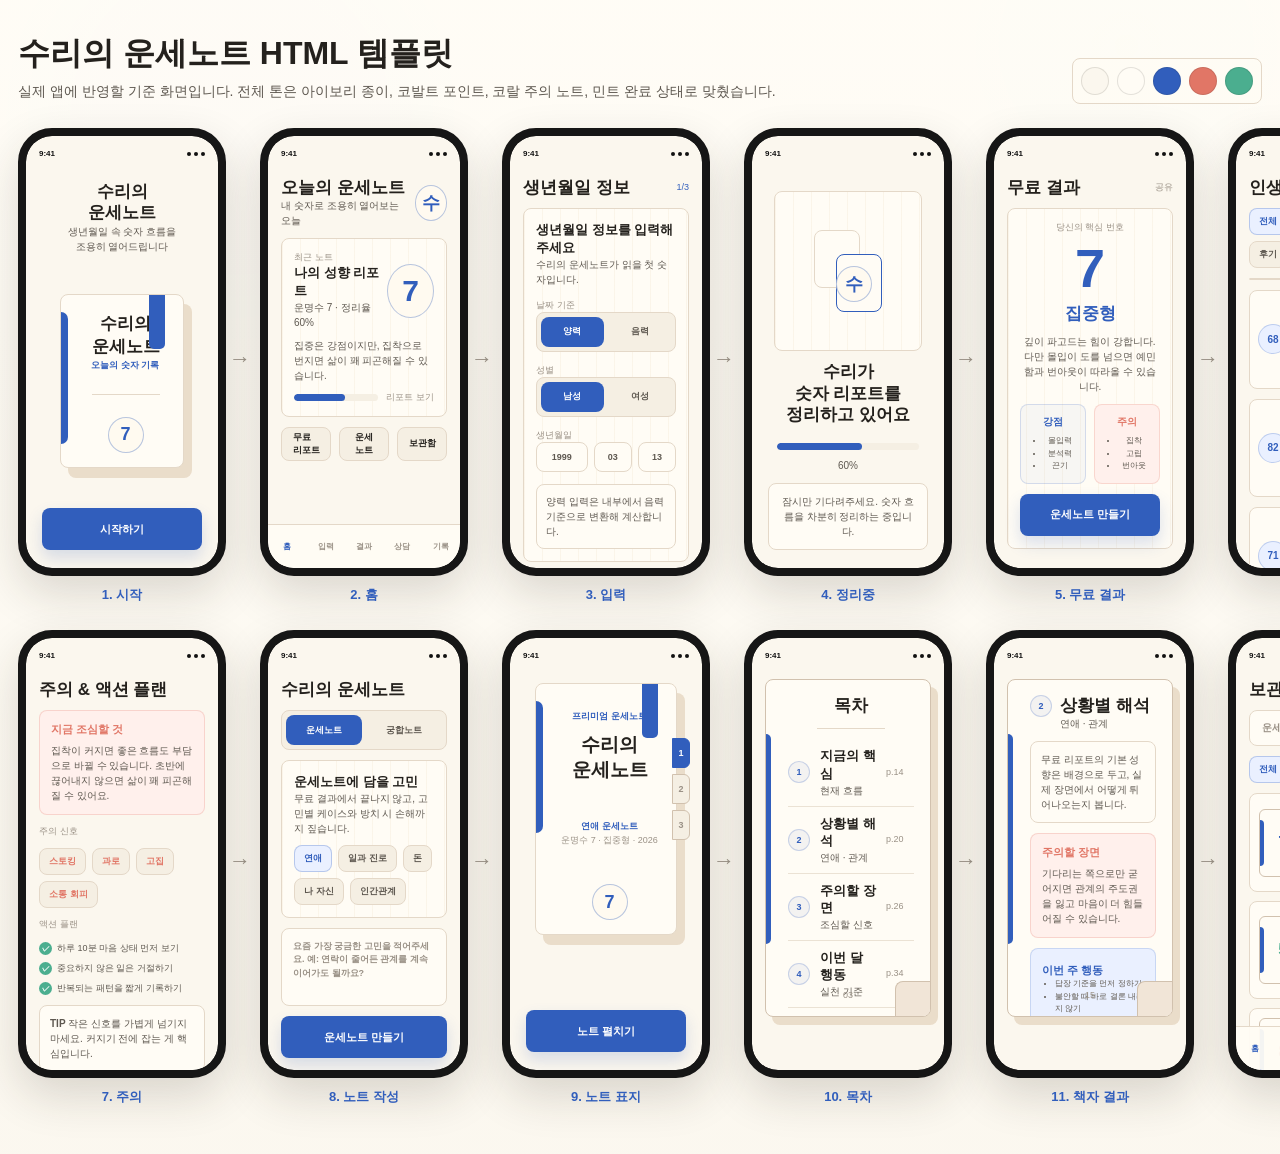
<file: suri_fortune_note_template.html>
<!doctype html>
<html lang="ko">
<head>
  <meta charset="utf-8" />
  <meta name="viewport" content="width=device-width, initial-scale=1" />
  <title>수리의 운세노트 UI 템플릿</title>
  <style>
    :root {
      --bg: #fbf7ee;
      --paper: #fffcf5;
      --paper-2: #f5efe3;
      --line: #e4d8c8;
      --line-strong: #d1c1ae;
      --ink: #24211d;
      --muted: #5e5850;
      --soft: #9a9186;
      --cobalt: #315ebc;
      --cobalt-2: #eaf0ff;
      --coral: #e17666;
      --coral-2: #fff0ec;
      --mint: #4bae8f;
      --mint-2: #effaf5;
      --gold: #c59a48;
      --shadow: 0 18px 45px rgba(44, 36, 24, 0.16);
      --radius: 8px;
    }

    * { box-sizing: border-box; }

    body {
      margin: 0;
      font-family: -apple-system, BlinkMacSystemFont, "Segoe UI", "Noto Sans KR", sans-serif;
      color: var(--ink);
      background:
        linear-gradient(180deg, rgba(255, 252, 245, 0.92), rgba(251, 247, 238, 0.92)),
        radial-gradient(circle at 18% 10%, rgba(49, 94, 188, 0.07), transparent 26%),
        radial-gradient(circle at 88% 4%, rgba(75, 174, 143, 0.06), transparent 22%);
    }

    .wrap {
      width: min(1640px, calc(100vw - 36px));
      margin: 0 auto;
      padding: 34px 0 48px;
    }

    .top {
      display: flex;
      align-items: end;
      justify-content: space-between;
      gap: 24px;
      margin-bottom: 24px;
    }

    .top h1 {
      margin: 0;
      font-size: 32px;
      line-height: 1.2;
      letter-spacing: 0;
    }

    .top p {
      margin: 8px 0 0;
      color: var(--muted);
      font-size: 14px;
      line-height: 1.7;
    }

    .palette {
      display: flex;
      gap: 8px;
      align-items: center;
      padding: 8px;
      border: 1px solid var(--line);
      border-radius: var(--radius);
      background: rgba(255, 252, 245, 0.75);
    }

    .swatch {
      width: 28px;
      height: 28px;
      border-radius: 50%;
      border: 1px solid rgba(36, 33, 29, 0.12);
    }

    .flow {
      display: grid;
      grid-template-columns: repeat(6, minmax(208px, 1fr));
      gap: 26px 34px;
      align-items: start;
    }

    .shot {
      position: relative;
      display: grid;
      justify-items: center;
      gap: 10px;
    }

    .shot:not(:nth-child(6n))::after {
      content: "→";
      position: absolute;
      right: -25px;
      top: 218px;
      color: var(--soft);
      font-size: 22px;
      font-weight: 700;
    }

    .label {
      font-size: 13px;
      color: var(--cobalt);
      font-weight: 700;
    }

    .phone {
      width: 208px;
      height: 448px;
      border: 8px solid #161616;
      border-radius: 34px;
      background: #161616;
      box-shadow: var(--shadow);
      overflow: hidden;
    }

    .screen {
      width: 100%;
      height: 100%;
      border-radius: 26px;
      background: var(--bg);
      overflow: hidden;
      position: relative;
    }

    .status {
      height: 27px;
      padding: 8px 13px 0;
      display: flex;
      align-items: center;
      justify-content: space-between;
      font-size: 8px;
      font-weight: 800;
      color: #111;
    }

    .dots {
      display: flex;
      gap: 3px;
      align-items: center;
    }

    .dot {
      width: 4px;
      height: 4px;
      border-radius: 50%;
      background: #111;
    }

    .content {
      height: calc(100% - 27px);
      padding: 14px 13px 12px;
      display: flex;
      flex-direction: column;
      gap: 10px;
      position: relative;
    }

    .content.center {
      align-items: center;
      justify-content: space-between;
      text-align: center;
      padding: 18px 16px 18px;
    }

    h2, h3, p {
      margin: 0;
      letter-spacing: 0;
    }

    h2 {
      font-size: 17px;
      line-height: 1.25;
      font-weight: 800;
    }

    h3 {
      font-size: 13px;
      line-height: 1.35;
      font-weight: 800;
    }

    p {
      color: var(--muted);
      font-size: 10px;
      line-height: 1.5;
    }

    .mini {
      color: var(--soft);
      font-size: 9px;
      line-height: 1.45;
    }

    .row {
      display: flex;
      align-items: center;
      justify-content: space-between;
      gap: 8px;
    }

    .card,
    .note,
    .field,
    .pill,
    .tab,
    .book,
    .search {
      border-radius: var(--radius);
      border: 1px solid var(--line);
      background: var(--paper);
    }

    .card {
      padding: 12px;
    }

    .paper {
      background:
        linear-gradient(90deg, rgba(197, 154, 72, 0.07) 0 1px, transparent 1px 100%),
        var(--paper);
      background-size: 18px 18px;
    }

    .primary {
      width: 100%;
      min-height: 42px;
      display: grid;
      place-items: center;
      color: white;
      background: var(--cobalt);
      border-radius: var(--radius);
      font-weight: 800;
      font-size: 11px;
      box-shadow: 0 8px 16px rgba(49, 94, 188, 0.18);
    }

    .secondary {
      min-height: 34px;
      display: grid;
      place-items: center;
      color: var(--ink);
      background: var(--paper-2);
      border: 1px solid var(--line);
      border-radius: var(--radius);
      font-weight: 800;
      font-size: 9px;
    }

    .seal {
      width: 54px;
      height: 54px;
      display: grid;
      place-items: center;
      border-radius: 50%;
      color: var(--cobalt);
      border: 1px solid rgba(49, 94, 188, 0.34);
      background: #fffaf0;
      font-size: 30px;
      font-weight: 900;
    }

    .seal.small {
      width: 36px;
      height: 36px;
      font-size: 18px;
    }

    .book {
      position: relative;
      width: 124px;
      height: 174px;
      padding: 18px 17px 14px 24px;
      display: flex;
      flex-direction: column;
      justify-content: space-between;
      box-shadow: 8px 10px 0 #eaddca;
      overflow: visible;
    }

    .book::before {
      content: "";
      position: absolute;
      left: 0;
      top: 17px;
      width: 7px;
      height: 132px;
      border-radius: 0 7px 7px 0;
      background: var(--cobalt);
    }

    .book::after {
      content: "";
      position: absolute;
      top: 0;
      right: 18px;
      width: 16px;
      height: 54px;
      border-radius: 0 0 5px 5px;
      background: var(--cobalt);
    }

    .book-tabs {
      position: absolute;
      right: -14px;
      top: 54px;
      display: grid;
      gap: 6px;
    }

    .book-tabs span {
      width: 18px;
      height: 30px;
      display: grid;
      place-items: center;
      border-radius: 0 6px 6px 0;
      background: var(--paper-2);
      border: 1px solid var(--line-strong);
      color: var(--soft);
      font-size: 9px;
      font-weight: 800;
    }

    .book-tabs span:first-child {
      background: var(--cobalt);
      color: white;
      border-color: var(--cobalt);
    }

    .cover-title {
      font-size: 17px;
      line-height: 1.35;
      font-weight: 800;
      text-align: center;
    }

    .cover-sub {
      color: var(--cobalt);
      font-size: 9px;
      font-weight: 800;
      text-align: center;
    }

    .ornament {
      width: 68px;
      height: 1px;
      background: var(--line);
      margin: 0 auto;
    }

    .progress {
      height: 7px;
      border-radius: 99px;
      background: var(--paper-2);
      overflow: hidden;
    }

    .progress span {
      display: block;
      height: 100%;
      width: 60%;
      background: var(--cobalt);
      border-radius: 99px;
    }

    .bottom-nav {
      position: absolute;
      left: 0;
      right: 0;
      bottom: 0;
      height: 44px;
      display: grid;
      grid-template-columns: repeat(5, 1fr);
      align-items: center;
      border-top: 1px solid var(--line);
      background: rgba(255, 252, 245, 0.95);
      font-size: 8px;
      color: var(--soft);
      font-weight: 800;
    }

    .bottom-nav span {
      text-align: center;
    }

    .bottom-nav span:first-child {
      color: var(--cobalt);
    }

    .seg {
      display: grid;
      grid-template-columns: 1fr 1fr;
      gap: 5px;
      padding: 4px;
      background: var(--paper-2);
      border: 1px solid var(--line);
      border-radius: var(--radius);
    }

    .seg span,
    .field,
    .chip {
      min-height: 30px;
      display: grid;
      place-items: center;
      border-radius: var(--radius);
      font-size: 9px;
      font-weight: 800;
      color: var(--muted);
    }

    .seg span.active {
      color: white;
      background: var(--cobalt);
    }

    .fields {
      display: grid;
      grid-template-columns: 1.35fr 1fr 1fr;
      gap: 6px;
    }

    .chip-row {
      display: flex;
      flex-wrap: wrap;
      gap: 6px;
    }

    .chip {
      min-height: 27px;
      padding: 0 9px;
      background: var(--paper-2);
      border: 1px solid var(--line);
    }

    .chip.active {
      color: var(--cobalt);
      background: var(--cobalt-2);
      border-color: rgba(49, 94, 188, 0.28);
    }

    .box-grid {
      display: grid;
      grid-template-columns: 1fr 1fr;
      gap: 8px;
    }

    .info-box {
      min-height: 74px;
      padding: 10px;
      border-radius: var(--radius);
      border: 1px solid rgba(49, 94, 188, 0.18);
      background: rgba(49, 94, 188, 0.04);
    }

    .info-box.coral {
      border-color: rgba(225, 118, 102, 0.22);
      background: var(--coral-2);
    }

    .info-box strong {
      display: block;
      color: var(--cobalt);
      font-size: 10px;
      margin-bottom: 6px;
    }

    .info-box.coral strong {
      color: var(--coral);
    }

    ul {
      margin: 0;
      padding-left: 13px;
      color: var(--muted);
      font-size: 8px;
      line-height: 1.55;
    }

    .chart {
      width: 100%;
      height: 84px;
      border: 1px solid var(--line);
      border-radius: var(--radius);
      background: linear-gradient(#fffdf7, #fff8ed);
    }

    .stage {
      display: grid;
      grid-template-columns: 32px 1fr 28px;
      gap: 8px;
      align-items: center;
      padding: 8px;
      border-radius: var(--radius);
      background: var(--paper);
      border: 1px solid var(--line);
    }

    .bubble {
      width: 30px;
      height: 30px;
      display: grid;
      place-items: center;
      border-radius: 50%;
      border: 1px solid rgba(49, 94, 188, 0.24);
      background: var(--cobalt-2);
      color: var(--cobalt);
      font-size: 10px;
      font-weight: 900;
    }

    .sticky {
      padding: 11px;
      border-radius: var(--radius);
      border: 1px solid rgba(225, 118, 102, 0.24);
      background: var(--coral-2);
    }

    .sticky strong {
      display: block;
      color: var(--coral);
      font-size: 11px;
      margin-bottom: 6px;
    }

    .blue-note {
      padding: 11px;
      border-radius: var(--radius);
      border: 1px solid rgba(49, 94, 188, 0.18);
      background: var(--cobalt-2);
    }

    .blue-note strong {
      color: var(--cobalt);
      font-size: 11px;
    }

    .check {
      display: grid;
      gap: 7px;
      color: var(--muted);
      font-size: 9px;
    }

    .check span::before {
      content: "✓";
      display: inline-grid;
      place-items: center;
      width: 13px;
      height: 13px;
      margin-right: 5px;
      border-radius: 50%;
      color: white;
      background: var(--mint);
      font-size: 8px;
      font-weight: 900;
    }

    .textarea {
      height: 94px;
      padding: 11px;
      color: var(--soft);
      align-items: start;
      justify-items: start;
      text-align: left;
      line-height: 1.5;
    }

    .page {
      position: relative;
      height: 338px;
      padding: 15px 16px 18px 22px;
      border-radius: var(--radius);
      border: 1px solid var(--line-strong);
      background: var(--paper);
      box-shadow: 7px 8px 0 #eaddca;
      overflow: hidden;
    }

    .page::before {
      content: "";
      position: absolute;
      left: 0;
      top: 54px;
      width: 5px;
      height: 210px;
      border-radius: 0 8px 8px 0;
      background: var(--cobalt);
    }

    .page::after {
      content: "";
      position: absolute;
      right: 0;
      bottom: 0;
      width: 34px;
      height: 34px;
      border-radius: 8px 0 0 0;
      background: #f1e5d7;
      border-left: 1px solid var(--line-strong);
      border-top: 1px solid var(--line-strong);
    }

    .toc-row {
      display: grid;
      grid-template-columns: 24px 1fr 28px;
      align-items: center;
      gap: 8px;
      padding: 8px 0;
      border-bottom: 1px solid rgba(228, 216, 200, 0.72);
    }

    .toc-num {
      width: 22px;
      height: 22px;
      display: grid;
      place-items: center;
      border-radius: 50%;
      color: var(--cobalt);
      border: 1px solid rgba(49, 94, 188, 0.22);
      background: rgba(49, 94, 188, 0.06);
      font-size: 9px;
      font-weight: 900;
    }

    .search {
      min-height: 36px;
      padding: 10px 12px;
      color: var(--soft);
      font-size: 10px;
      font-weight: 700;
    }

    .book-list {
      display: grid;
      gap: 9px;
    }

    .archive {
      display: grid;
      grid-template-columns: 52px 1fr 15px;
      gap: 10px;
      align-items: center;
      padding: 9px;
      border-radius: var(--radius);
      border: 1px solid var(--line);
      background: var(--paper);
    }

    .mini-cover {
      width: 48px;
      height: 68px;
      border-radius: 6px;
      border: 1px solid var(--line-strong);
      background: var(--paper);
      position: relative;
      display: grid;
      place-items: center;
      color: var(--cobalt);
      font-size: 17px;
      font-weight: 900;
    }

    .mini-cover::before {
      content: "";
      position: absolute;
      left: 0;
      top: 10px;
      width: 4px;
      height: 46px;
      background: var(--cobalt);
      border-radius: 0 5px 5px 0;
    }

    .bookmark {
      color: var(--cobalt);
      font-size: 14px;
    }

    @media (max-width: 1220px) {
      .flow { grid-template-columns: repeat(4, minmax(208px, 1fr)); }
      .shot::after { display: none; }
    }

    @media (max-width: 900px) {
      .top { align-items: start; flex-direction: column; }
      .flow { grid-template-columns: repeat(2, minmax(208px, 1fr)); }
    }

    @media (max-width: 520px) {
      .wrap { width: min(100vw - 20px, 430px); }
      .flow { grid-template-columns: 1fr; }
    }
  </style>
</head>
<body>
  <main class="wrap">
    <header class="top">
      <div>
        <h1>수리의 운세노트 HTML 템플릿</h1>
        <p>실제 앱에 반영할 기준 화면입니다. 전체 톤은 아이보리 종이, 코발트 포인트, 코랄 주의 노트, 민트 완료 상태로 맞췄습니다.</p>
      </div>
      <div class="palette" aria-label="palette">
        <span class="swatch" style="background:#fbf7ee"></span>
        <span class="swatch" style="background:#fffcf5"></span>
        <span class="swatch" style="background:#315ebc"></span>
        <span class="swatch" style="background:#e17666"></span>
        <span class="swatch" style="background:#4bae8f"></span>
      </div>
    </header>

    <section class="flow">
      <article class="shot">
        <div class="phone">
          <div class="screen">
            <div class="status"><span>9:41</span><span class="dots"><i class="dot"></i><i class="dot"></i><i class="dot"></i></span></div>
            <div class="content center">
              <div>
                <h2>수리의<br />운세노트</h2>
                <p>생년월일 속 숫자 흐름을<br />조용히 열어드립니다</p>
              </div>
              <div class="book">
                <div>
                  <div class="cover-title">수리의<br />운세노트</div>
                  <div class="cover-sub">오늘의 숫자 기록</div>
                </div>
                <div class="ornament"></div>
                <div class="seal small" style="margin:0 auto">7</div>
              </div>
              <div class="primary">시작하기</div>
            </div>
          </div>
        </div>
        <div class="label">1. 시작</div>
      </article>

      <article class="shot">
        <div class="phone">
          <div class="screen">
            <div class="status"><span>9:41</span><span class="dots"><i class="dot"></i><i class="dot"></i><i class="dot"></i></span></div>
            <div class="content" style="padding-bottom:54px">
              <div class="row">
                <div>
                  <h2>오늘의 운세노트</h2>
                  <p>내 숫자로 조용히 열어보는 오늘</p>
                </div>
                <div class="seal small">수</div>
              </div>
              <div class="card paper">
                <div class="row">
                  <div>
                    <p class="mini">최근 노트</p>
                    <h3>나의 성향 리포트</h3>
                    <p>운명수 7 · 정리율 60%</p>
                  </div>
                  <div class="seal">7</div>
                </div>
                <p style="margin:8px 0">집중은 강점이지만, 집착으로 번지면 삶이 꽤 피곤해질 수 있습니다.</p>
                <div class="row"><div class="progress" style="flex:1"><span></span></div><p class="mini">리포트 보기</p></div>
              </div>
              <div class="row">
                <div class="secondary" style="flex:1">무료<br />리포트</div>
                <div class="secondary" style="flex:1">운세<br />노트</div>
                <div class="secondary" style="flex:1">보관함</div>
              </div>
              <div class="bottom-nav"><span>홈</span><span>입력</span><span>결과</span><span>상담</span><span>기록</span></div>
            </div>
          </div>
        </div>
        <div class="label">2. 홈</div>
      </article>

      <article class="shot">
        <div class="phone">
          <div class="screen">
            <div class="status"><span>9:41</span><span class="dots"><i class="dot"></i><i class="dot"></i><i class="dot"></i></span></div>
            <div class="content">
              <div class="row"><h2>생년월일 정보</h2><p class="mini" style="color:var(--cobalt)">1/3</p></div>
              <div class="card paper" style="display:grid;gap:12px">
                <div>
                  <h3>생년월일 정보를 입력해주세요</h3>
                  <p>수리의 운세노트가 읽을 첫 숫자입니다.</p>
                </div>
                <div>
                  <p class="mini">날짜 기준</p>
                  <div class="seg"><span class="active">양력</span><span>음력</span></div>
                </div>
                <div>
                  <p class="mini">성별</p>
                  <div class="seg"><span class="active">남성</span><span>여성</span></div>
                </div>
                <div>
                  <p class="mini">생년월일</p>
                  <div class="fields"><div class="field">1999</div><div class="field">03</div><div class="field">13</div></div>
                </div>
                <div class="note" style="padding:9px"><p>양력 입력은 내부에서 음력 기준으로 변환해 계산합니다.</p></div>
              </div>
              <div class="primary" style="margin-top:auto">결과 보기</div>
            </div>
          </div>
        </div>
        <div class="label">3. 입력</div>
      </article>

      <article class="shot">
        <div class="phone">
          <div class="screen">
            <div class="status"><span>9:41</span><span class="dots"><i class="dot"></i><i class="dot"></i><i class="dot"></i></span></div>
            <div class="content center">
              <div></div>
              <div class="card paper" style="width:148px;height:168px;display:grid;place-items:center">
                <div style="position:relative;width:68px;height:82px">
                  <div class="card" style="position:absolute;width:46px;height:58px;left:0;top:0"></div>
                  <div class="card" style="position:absolute;width:46px;height:58px;right:0;bottom:0;border-color:var(--cobalt)"></div>
                  <div class="seal small" style="position:absolute;right:10px;bottom:10px">수</div>
                </div>
              </div>
              <div>
                <h2>수리가<br />숫자 리포트를<br />정리하고 있어요</h2>
                <div class="progress" style="width:142px;margin:18px auto 8px"><span></span></div>
                <p>60%</p>
              </div>
              <div class="note" style="padding:10px;width:100%"><p>잠시만 기다려주세요. 숫자 흐름을 차분히 정리하는 중입니다.</p></div>
            </div>
          </div>
        </div>
        <div class="label">4. 정리중</div>
      </article>

      <article class="shot">
        <div class="phone">
          <div class="screen">
            <div class="status"><span>9:41</span><span class="dots"><i class="dot"></i><i class="dot"></i><i class="dot"></i></span></div>
            <div class="content">
              <div class="row"><h2>무료 결과</h2><p class="mini">공유</p></div>
              <div class="card paper" style="display:grid;gap:10px;text-align:center">
                <p class="mini">당신의 핵심 번호</p>
                <div style="font-size:54px;line-height:.9;color:var(--cobalt);font-weight:900">7</div>
                <h2 style="color:var(--cobalt)">집중형</h2>
                <p>깊이 파고드는 힘이 강합니다. 다만 몰입이 도를 넘으면 예민함과 번아웃이 따라올 수 있습니다.</p>
                <div class="box-grid">
                  <div class="info-box"><strong>강점</strong><ul><li>몰입력</li><li>분석력</li><li>끈기</li></ul></div>
                  <div class="info-box coral"><strong>주의</strong><ul><li>집착</li><li>고립</li><li>번아웃</li></ul></div>
                </div>
                <div class="primary">운세노트 만들기</div>
              </div>
            </div>
          </div>
        </div>
        <div class="label">5. 무료 결과</div>
      </article>

      <article class="shot">
        <div class="phone">
          <div class="screen">
            <div class="status"><span>9:41</span><span class="dots"><i class="dot"></i><i class="dot"></i><i class="dot"></i></span></div>
            <div class="content">
              <h2>인생 흐름 리포트</h2>
              <div class="chip-row"><span class="chip active">전체 흐름</span><span class="chip">초기</span><span class="chip">중기</span><span class="chip">후기</span></div>
              <svg class="chart" viewBox="0 0 168 84" aria-label="line chart">
                <polyline points="10,56 34,42 58,48 82,32 106,24 132,30 156,42" fill="none" stroke="#315ebc" stroke-width="3" stroke-linecap="round" />
                <polyline points="10,58 34,44 58,50 82,34 106,26 132,32 156,44" fill="none" stroke="#4bae8f" stroke-width="2" stroke-linecap="round" opacity=".65" />
              </svg>
              <div class="stage"><div class="bubble">68</div><div><h3>초기 · 기반 잡기</h3><p>개척의 힘이 강하게 올라옵니다.</p></div><p class="mini">초년</p></div>
              <div class="stage"><div class="bubble">82</div><div><h3>중기 · 성장과 확장</h3><p>책임과 선택이 현실로 다가옵니다.</p></div><p class="mini">중년</p></div>
              <div class="stage"><div class="bubble">71</div><div><h3>후기 · 안정과 성숙</h3><p>남길 것과 끊을 것이 선명해집니다.</p></div><p class="mini">말년</p></div>
            </div>
          </div>
        </div>
        <div class="label">6. 흐름</div>
      </article>

      <article class="shot">
        <div class="phone">
          <div class="screen">
            <div class="status"><span>9:41</span><span class="dots"><i class="dot"></i><i class="dot"></i><i class="dot"></i></span></div>
            <div class="content">
              <h2>주의 & 액션 플랜</h2>
              <div class="sticky"><strong>지금 조심할 것</strong><p>집착이 커지면 좋은 흐름도 부담으로 바뀔 수 있습니다. 초반에 끊어내지 않으면 삶이 꽤 피곤해질 수 있어요.</p></div>
              <p class="mini">주의 신호</p>
              <div class="chip-row"><span class="chip" style="color:var(--coral)">스토킹</span><span class="chip" style="color:var(--coral)">과로</span><span class="chip" style="color:var(--coral)">고집</span><span class="chip" style="color:var(--coral)">소통 회피</span></div>
              <p class="mini">액션 플랜</p>
              <div class="check"><span>하루 10분 마음 상태 먼저 보기</span><span>중요하지 않은 일은 거절하기</span><span>반복되는 패턴을 짧게 기록하기</span></div>
              <div class="note" style="padding:10px;margin-top:auto"><p><b>TIP</b> 작은 신호를 가볍게 넘기지 마세요. 커지기 전에 잡는 게 핵심입니다.</p></div>
            </div>
          </div>
        </div>
        <div class="label">7. 주의</div>
      </article>

      <article class="shot">
        <div class="phone">
          <div class="screen">
            <div class="status"><span>9:41</span><span class="dots"><i class="dot"></i><i class="dot"></i><i class="dot"></i></span></div>
            <div class="content">
              <h2>수리의 운세노트</h2>
              <div class="seg"><span class="active">운세노트</span><span>궁합노트</span></div>
              <div class="card paper">
                <h3>운세노트에 담을 고민</h3>
                <p>무료 결과에서 끝나지 않고, 고민별 케이스와 방치 시 손해까지 짚습니다.</p>
                <div class="chip-row" style="margin-top:9px"><span class="chip active">연애</span><span class="chip">일과 진로</span><span class="chip">돈</span><span class="chip">나 자신</span><span class="chip">인간관계</span></div>
              </div>
              <div class="field textarea">요즘 가장 궁금한 고민을 적어주세요. 예: 연락이 줄어든 관계를 계속 이어가도 될까요?</div>
              <div class="primary" style="margin-top:auto">운세노트 만들기</div>
            </div>
          </div>
        </div>
        <div class="label">8. 노트 작성</div>
      </article>

      <article class="shot">
        <div class="phone">
          <div class="screen">
            <div class="status"><span>9:41</span><span class="dots"><i class="dot"></i><i class="dot"></i><i class="dot"></i></span></div>
            <div class="content center">
              <div class="book" style="width:142px;height:252px;padding-top:26px">
                <div class="book-tabs"><span>1</span><span>2</span><span>3</span></div>
                <div>
                  <p class="cover-sub">프리미엄 운세노트</p>
                  <div class="cover-title" style="font-size:19px;margin-top:8px">수리의<br />운세노트</div>
                </div>
                <div>
                  <p class="cover-sub">연애 운세노트</p>
                  <p class="mini">운명수 7 · 집중형 · 2026</p>
                </div>
                <div class="seal small" style="margin:0 auto">7</div>
              </div>
              <div class="primary">노트 펼치기</div>
            </div>
          </div>
        </div>
        <div class="label">9. 노트 표지</div>
      </article>

      <article class="shot">
        <div class="phone">
          <div class="screen">
            <div class="status"><span>9:41</span><span class="dots"><i class="dot"></i><i class="dot"></i><i class="dot"></i></span></div>
            <div class="content">
              <div class="page">
                <h2 style="text-align:center;margin-bottom:12px">목차</h2>
                <div class="ornament" style="margin-bottom:10px"></div>
                <div class="toc-row"><span class="toc-num">1</span><div><h3>지금의 핵심</h3><p>현재 흐름</p></div><p class="mini">p.14</p></div>
                <div class="toc-row"><span class="toc-num">2</span><div><h3>상황별 해석</h3><p>연애 · 관계</p></div><p class="mini">p.20</p></div>
                <div class="toc-row"><span class="toc-num">3</span><div><h3>주의할 장면</h3><p>조심할 신호</p></div><p class="mini">p.26</p></div>
                <div class="toc-row"><span class="toc-num">4</span><div><h3>이번 달 행동</h3><p>실천 기준</p></div><p class="mini">p.34</p></div>
                <div class="toc-row"><span class="toc-num">5</span><div><h3>월별 흐름</h3><p>추천과 주의</p></div><p class="mini">p.42</p></div>
                <p class="mini" style="position:absolute;bottom:14px;left:0;right:0;text-align:center">03</p>
              </div>
            </div>
          </div>
        </div>
        <div class="label">10. 목차</div>
      </article>

      <article class="shot">
        <div class="phone">
          <div class="screen">
            <div class="status"><span>9:41</span><span class="dots"><i class="dot"></i><i class="dot"></i><i class="dot"></i></span></div>
            <div class="content">
              <div class="page">
                <div class="row" style="align-items:start">
                  <span class="toc-num">2</span>
                  <div style="flex:1">
                    <h2>상황별 해석</h2>
                    <p>연애 · 관계</p>
                  </div>
                </div>
                <div class="note" style="padding:10px;margin:10px 0"><p>무료 리포트의 기본 성향은 배경으로 두고, 실제 장면에서 어떻게 튀어나오는지 봅니다.</p></div>
                <div class="sticky"><strong>주의할 장면</strong><p>기다리는 쪽으로만 굳어지면 관계의 주도권을 잃고 마음이 더 힘들어질 수 있습니다.</p></div>
                <div class="blue-note" style="margin-top:10px"><strong>이번 주 행동</strong><ul><li>답장 기준을 먼저 정하기</li><li>불안할 때 바로 결론 내리지 않기</li><li>내가 원하는 관계 온도 적어보기</li></ul></div>
                <p class="mini" style="position:absolute;bottom:14px;left:0;right:0;text-align:center">15</p>
              </div>
            </div>
          </div>
        </div>
        <div class="label">11. 책자 결과</div>
      </article>

      <article class="shot">
        <div class="phone">
          <div class="screen">
            <div class="status"><span>9:41</span><span class="dots"><i class="dot"></i><i class="dot"></i><i class="dot"></i></span></div>
            <div class="content" style="padding-bottom:54px">
              <div class="row"><h2>보관함</h2><p class="mini">검색</p></div>
              <div class="search">운세노트 검색</div>
              <div class="chip-row"><span class="chip active">전체</span><span class="chip">운세노트</span><span class="chip">궁합노트</span></div>
              <div class="book-list">
                <div class="archive"><div class="mini-cover">7</div><div><h3>연애 운세노트</h3><p>운명수 7 · 집중형</p><p class="mini">2026.05.27</p></div><div class="bookmark">▮</div></div>
                <div class="archive"><div class="mini-cover" style="color:var(--mint)"><span>5</span></div><div><h3>돈의 흐름 노트</h3><p>생활 리듬 · 지출</p><p class="mini">2026.04.18</p></div><div class="bookmark">▯</div></div>
                <div class="archive"><div class="mini-cover" style="color:var(--coral)"><span>8</span></div><div><h3>궁합노트</h3><p>관계 속도 · 대화</p><p class="mini">2026.03.22</p></div><div class="bookmark">▮</div></div>
              </div>
              <div class="bottom-nav"><span>홈</span><span>입력</span><span>결과</span><span>상담</span><span>기록</span></div>
            </div>
          </div>
        </div>
        <div class="label">12. 보관함</div>
      </article>
    </section>
  </main>
</body>
</html>
</file>
<file: style-modern.css>
/* style.css */
@font-face {
	font-family:"Poppins";
	src:url('../fonts/Poppins-Black.ttf')  format('truetype'),
				url('../fonts/Poppins-Bold.ttf')  format('truetype'),
				url('../fonts/Poppins-Regular.ttf')  format('truetype');
}

input::-ms-reveal,
input::-ms-clear {
	display: none;
}

/* float -------------------------------------------------------------------	*/
.fl {
	float: left;
}

.fr {
	float: right;
}

.ft {
	float: top;
}

.fb {
	float: bottom;
}

body {
	margin:0px;
	background-color:#f4f7fb;
	color:#1f2937;
	font-family:'Open Sans', 'Malgun Gothic', -apple-system, BlinkMacSystemFont, "Segoe UI", Arial, sans-serif;
	-webkit-font-smoothing:antialiased;
	text-rendering:optimizeLegibility;
}

/* etc   -----------------------------------------------------------------	*/
.inl {
	display: inline;
}
.inl-blk {
	display: inline-block;
}

.hide {
	display:none;
}

.w1 {
	width:1px !important;
}

.w40 {
	width:40px !important;
}
.w50 {
	width:50px !important;
}
.w60 {
	width:60px !important;
}
.w70 {
	width:70px !important;
}
.w80 {
	width:80px !important;
}
.w90 {
	width:90px !important;
}
.w100 {
	width:100px !important;
}
.w110 {
	width:110px !important;
}
.w120 {
	width:120px !important;
}
.w130 {
	width:130px !important;
}
.w140 {
	width:140px !important;
}
.w150 {
	width:150px !important;
}
.w160 {
	width:160px !important;
}
.w170 {
	width:170px !important;
}
.w180 {
	width:180px !important;
}
.w190 {
	width:190px !important;
}
.w200 {
	width:200px !important;
}
.w210 {
	width:210px !important;
}
.w220 {
	width:220px !important;
}
.w230 {
	width:230px !important;
}
.w240 {
	width:240px !important;
}
.w250 {
	width:250px !important;
}
.w300 {
	width:300px !important;
}

.h100 {
	height:100px !important;
}
/* text-align -------------------------------------------------------------	*/
.text-left {
	text-align: left !important;
}
.text-center {
	text-align: center !important;
}
.text-right {
	text-align: right !important;
}

.no-padding {
	padding:0px !important;
}

.no-margin {
	margin:0px !important;
}

.h5-margin {
	margin:5px 0px;
}

/* div  -------------------------------------------------------------------	*/

div.contents {
	margin:0px;
	padding:0px 0px 80px 0px;
	color:#24313d;
	font-family:'Open Sans', 'Malgun Gothic', -apple-system, BlinkMacSystemFont, "Segoe UI", Arial, sans-serif;
	line-height:1.45;
}

div.contents div.chapter {
	width:100%;
	padding:7px 0px 8px 0px;
	margin-bottom:12px;
	background:linear-gradient(180deg, #f8fafc 0%, #eaf0f4 100%);
	border-top:1px solid #dbe3e9;
	border-bottom:1px solid #cbd6de;
	box-shadow:0 1px 2px rgba(31, 41, 55, 0.05);
}

div.contents div.progress-background {
	border: 1px solid #c9d4dc;
	width:100%;
	background-color:#e8eef3;
	border-radius:999px;
	overflow:hidden;
	box-shadow:inset 0 1px 2px rgba(31, 41, 55, 0.08);
}

div.contents div.progress-bar {
	border: none;
	background:linear-gradient(90deg, #2f91c7 0%, #38a56f 100%);
	width:1%;
	height:24px;
	text-align:center;
	color:#ffffff;
	font-weight:700;
	transition:width 0.25s ease;
}

div.contents div.port_usage-background {
	border: 1px solid #c9d4dc;
	width:100px;
	background-color:#e8eef3;
	border-radius:999px;
	overflow:hidden;
}

div.contents div.port_usage-bar {
	border: none;
	background:linear-gradient(90deg, #2f91c7 0%, #38a56f 100%);
	width:1%;
	height:24px;
	text-align:center;
	color:#ffffff;
	font-weight:700;
	transition:width 0.25s ease;
}

div.contents span.radio-padright {
	margin:0px;
	padding:0px 10px 0px 0px;
	display: inline-block;
}

/* h     -------------------------------------------------------------------	*/

div.contents h1 {
	text-align: left;
	font-size: 14px;
	margin: 0px;
	padding: 0px 0px 0px 20px;
	color:#263746;
	font-weight:700;
	letter-spacing:0.01em;
	margin-block-start: 0 !important;
	margin-block-end: 0 !important;
	font-family:'Open Sans', 'Malgun Gothic', Arial, sans-serif;
}

/* p     -------------------------------------------------------------------	*/
div.contents p.note {
	text-align: left;
	font-size: 13px;
	color:#667684;
}
div.contents p.warning {
	text-align: left;
	font-size: 13px;
	color:#c2413b;
	font-weight:600;
}

span.userinfo {
	text-align: left;
	font-size: 13px;
	font-weight: bold;
	color:#344554;
	padding:8px 0px 0px 0px;
	font-family:'Malgun Gothic', Arial, sans-serif;
}

div.contents p.ddm_pwr {
	margin: 0px;
	padding: 0px;
}

/* Lists -------------------------------------------------------------------	*/
div.contents div.li-contents {
	overflow:auto;
	margin: 0px 0px 0px 0px;
}

div.contents div.side2 {
	float:left;
	width:50%;
}
div.contents div.side3 {
	float:left;
	width:33%;
}

div.contents div.h400 {
	height:400px;
}

div.contents div.h200 {
	height:200px;
}

div.contents div.text-area {
	overflow-y:scroll;
	border: 1px solid #d3dde5;
	background-color:#f7f9fb;
	font-size: 13px;
	font-family: consolas, "Ubuntu Mono", "Lucida Console", monospace;
	border-radius:6px;
	box-shadow:inset 0 1px 2px rgba(31, 41, 55, 0.05);
}

div.contents td.text-area {
	text-align: left;
	background-color:#f7f9fb;
	font-size: 13px;
	font-family: consolas, "Ubuntu Mono", "Lucida Console", monospace;
}

div.contents .f11 {
	font-size: 11px;
}

div.contents .f12 {
	font-size: 12px;
}

div.contents .f13 {
	font-size: 13px;
}

div.contents .monospace {
	font-family: consolas, "Ubuntu Mono", "Lucida Console", monospace !important;
}

/* Clear floats after the columns */
div.col {
	float: left;
}

div.col-rmargin {
	margin-right: 40px !important;
}

div.row:after {
	content: "";
	display: table;
	clear: both;
}

div.dash-refresh {
	margin:10px;
}

div.box-1-1 {
	float: left;
	margin:10px;
	width:248px;
	height:176px;
	background-color:#ffffff;
	border:1px solid #d5dee6;
	border-radius:8px;
	box-shadow:0 2px 8px rgba(31, 41, 55, 0.07);
	overflow:hidden;
	transition:border-color 0.2s ease, box-shadow 0.2s ease, transform 0.2s ease;
}

div.box-1-2 {
	float: left;
	margin:10px;
	width:248px;
	height:340px;
	background-color:#ffffff;
	border:1px solid #d5dee6;
	border-radius:8px;
	box-shadow:0 2px 8px rgba(31, 41, 55, 0.07);
	overflow:hidden;
	transition:border-color 0.2s ease, box-shadow 0.2s ease, transform 0.2s ease;
}

div.box-3-1 {
	float: left;
	margin:10px;
	width:788px;
	height:176px;
	background-color:#ffffff;
	border:1px solid #d5dee6;
	border-radius:8px;
	box-shadow:0 2px 8px rgba(31, 41, 55, 0.07);
	overflow:hidden;
	transition:border-color 0.2s ease, box-shadow 0.2s ease, transform 0.2s ease;
}

div.box-3-2 {
	float: left;
	margin:10px;
	width:788px;
	height:340px;
	background-color:#ffffff;
	border:1px solid #d5dee6;
	border-radius:8px;
	box-shadow:0 2px 8px rgba(31, 41, 55, 0.07);
	overflow:hidden;
	transition:border-color 0.2s ease, box-shadow 0.2s ease, transform 0.2s ease;
}

.dash-bg {
	background-color:#eef3f7;
}

/* Tables -------------------------------------------------------------------	*/

div.contents table.dash-table {
	font-size: 14px;
	line-height: 1.5;
	padding : 2px 2px;
	width: 100%;
	border: none;
	color:#314250;
	background-color:#ffffff;
}

div.contents table.dash-table th {
	padding: 3px 6px;
	font-weight: bold;
	color:#435563;
}

div.contents table.dash-table td {
	padding: 3px 6px;
}

div.contents table.dash-table-content {
	font-size: 13px;
	border-collapse: collapse;
	border-spacing: 1px;
	line-height: 1.5;
	margin: 2px 4px;
	width: calc(100% - 8px);
	color:#344554;
	background-color:#ffffff;
}

div.contents table.dash-table-content tr.double-h {
	height: 53px;
}

div.contents table.dash-table-content th {
	padding: 3px 6px;
	font-weight: bold;
	vertical-align: middle;
	border: 1px solid #d6dfe6;
	text-align:left;
	color:#526270;
	background-color:#f3f6f8;
}

div.contents table.dash-table-content td {
	padding: 3px 6px;
	vertical-align: middle;
	border: 1px solid #d6dfe6;
	text-align:left;
	color:#293946;
}

div.contents table.dash-table-2-line {
	line-height: 1.0;
	padding : 2px 2px;
	width: 100%;
	border: none;
}

div.contents table.dash-table-2-line th {
	color:#687986;
	text-align:left;
	font-family: 'Malgun Gothic', Verdana, Arial, sans-serif;
	font-size:11px;
}

div.contents table.dash-table-2-line td {
	text-align:center;
	font-size:20px;
	font-weight: bold;
	padding-bottom:20px;
	color:#263746;
}

div.contents table.dash-table-status {
	line-height: 1.1;
	padding : 0px 2px;
	width: 100%;
	border: none;
}

div.contents table.dash-table-status th {
	color:#687986;
	text-align:left;
	font-family: 'Malgun Gothic', Verdana, Arial, sans-serif;
	font-size:11px;
}

div.contents table.dash-table-status td {
	text-align:center;
	font-size:20px;
	font-weight: bold;
	color:#263746;
}

div.contents table.dash-table-dual-progress {
	line-height: 1.2;
	padding : 1px 2px;
	width: 100%;
	border: none;
}

div.contents table.dash-table-dual-progress th {
	color:#687986;
	text-align:left;
	font-family: 'Malgun Gothic', Verdana, Arial, sans-serif;
	font-size:11px;
}

div.contents table.dash-table-dual-progress td {
	text-align:center;
	font-size:20px;
	color:#263746;
}

div.contents table.no-title {
	font-size: 13px;
	border-collapse: collapse;
	border-spacing: 1px;
	line-height: 1.5;
	margin : 12px 0px;
	width:600px;
	color:#2f404d;
	background-color:#ffffff;
}

div.contents table.no-border {
	border: none !important;
}

div.contents th.no-border {
	border: none !important;
}

div.contents td.no-border {
	border: none !important;
}

div.contents table.col-title {
  font-size: 13px;
	border-collapse: collapse;
	border-spacing: 1px;
	text-align: left;
	line-height: 1.5;
	margin : 12px 0px;
	color:#2f404d;
	background-color:#ffffff;
	box-shadow:0 1px 3px rgba(31, 41, 55, 0.05);
}

div.contents table.row-title {
  font-size: 13px;
	border-collapse: collapse;
	border-spacing: 1px;
	text-align: center;
	line-height: 1.5;
	margin : 12px 0px;
	color:#2f404d;
	background-color:#ffffff;
	box-shadow:0 1px 3px rgba(31, 41, 55, 0.05);
}

div.contents table.no-margin {
	margin : 0px !important;
}

div.contents table.no-margin-top {
	margin-top : 0px !important;
}

div.contents table.no-margin-bottom {
	margin-bottom : 0px !important;
}

div.contents table tr.white{
	background-color:#ffffff;
}

div.contents table tr.title{
	background-color:#eef3f6;
}

div.contents table tr.on {
	background-color:#ffffff;
}

div.contents table tr.off {
	background-color:#f1f4f6;
	color:#788793;
}

div.contents table tr.even {
	background-color:#ffffff;
}

div.contents table tbody.even {
	background-color:#ffffff;
}

div.contents table tr.odd {
	background-color:#f2f5f7;
}

div.contents table tbody.odd {
	background-color:#f2f5f7;
}

div.contents table th.title {
	background-color:#eef3f6;
	color:#334554;
}

div.contents table.col-title th {
	width: 150px;
	padding: 3px 6px;
	font-weight: bold;
	text-align: left;
	vertical-align: middle;
	border: 1px solid #d3dde4;
	color:#334554;
}

div.contents table.row-title th {
	padding: 3px 6px;
	font-weight: bold;
	text-align: center;
	vertical-align: top;
	border: 1px solid #d3dde4;
	color:#334554;
}

div.contents table.no-title th {
	padding: 3px 6px;
	font-weight: bold;
	vertical-align: top;
	border: 1px solid #d3dde4;
	color:#334554;
}

div.contents table.no-border th {
	border: none;
}

div.contents th.v-middle, div.contents td.v-middle {
	vertical-align: middle !important;
}

div.contents table.col-title td {
	padding: 3px 6px;
	vertical-align: middle;
	border: 1px solid #d3dde4;
}

div.contents table.row-title td {
	padding: 3px 6px;
	vertical-align: middle;
	border: 1px solid #d3dde4;
}

div.contents table.no-title td {
	padding: 3px 6px;
	vertical-align: middle;
	border: 1px solid #d3dde4;
}

div.contents table.no-border td {
	border: none;
}

div.contents table.row-title td.slim, div.contents table.row-title th.slim {
  font-size: 12px;
	padding-top:1px;
	padding-bottom:1px;
}

div.contents table.row-title tr.slim td, div.contents table.row-title tr.slim th {
  font-size: 12px;
	padding-top:1px;
	padding-bottom:1px;
}

div.contents table.no-title td.slim, div.contents table.no-title th.slim {
  font-size: 12px;
	padding-top:1px;
	padding-bottom:1px;
}

div.contents table.no-title tr.slim td, div.contents table.no-title tr.slim th {
  font-size: 12px;
	padding-top:1px;
	padding-bottom:1px;
}

div.contents table.col-title td.slim, div.contents table.col-title th.slim {
  font-size: 12px;
	padding-top:1px;
	padding-bottom:1px;
}

div.contents table.col-title tr.slim td, div.contents table.col-title tr.slim th {
  font-size: 12px;
	padding-top:1px;
	padding-bottom:1px;
}

div.contents td.on {
	background-color:#287fae;
	color:#ffffff;
	font-weight:bold;
}

div.contents td.off {
}

div.contents td.bold {
	font-weight:bold;
}

div.contents td.set, div.contents th.set {
	width:50px;
	text-align:center;
}

div.contents td.set-long, div.contents th.set-long {
	width:70px;
	text-align:center;
}

div.contents td.pgid, div.contents th.pgid {
	width:70px;
}

div.contents table.col-title:not(.nohover) tr:not(.nohover):hover td:not(.nohover),
    div.contents table.col-title:not(.nohover) tr:not(.nohover):hover th:not(.nohover),
    div.contents table.row-title:not(.nohover) tr:not(.nohover):hover td:not(.nohover),
    div.contents table.row-title:not(.nohover) tr:not(.nohover):hover th:not(.nohover),
    div.contents table.no-title:not(.nohover) tr:not(.nohover):hover td:not(.nohover),
    div.contents table.no-title:not(.nohover) tr:not(.nohover):hover th:not(.nohover) {
    background-color: #dcecf6;
	transition:background-color 0.15s ease;
}

table:not(.nohover) tbody:hover.hover td[rowspan], table:not(.nohover) tbody tr:not(.nohover):hover td:not(.nohover) {
    background-color: #dcecf6;
	transition:background-color 0.15s ease;
}

table:not(.nohover) tbody:hover.hover th[rowspan], table:not(.nohover) tbody tr:not(.nohover):hover th:not(.nohover) {
    background-color: #dcecf6;
	transition:background-color 0.15s ease;
}



div.contents table.narrow {
	width:400px !important;
}

div.contents table.semi-narrow {
	width:500px !important;
}

div.contents table.middle {
	width:600px !important;
}

div.contents table.semi-wide {
	width:700px !important;
}

div.contents table.wide {
	width:800px !important;
}

div.contents table.wide2 {
	width:1000px !important;
}

div.split-wrapper {
	margin:0px;
	overflow:auto;
}

div.contents table.split-wide {
	width:380px !important;
}

div.contents table.split-wide2 {
	width:480px !important;
}

div.contents table.wide3 {
	width:1200px !important;
}

div.contents table.full {
	width:100% !important;
}

div.contents div.norm {
	width:600px !important;
}

div.contents div.wide {
	width:820px !important;
}

div.contents div.wide2 {
	width:1020px !important;
}

div.contents div.dash {
	width:1100px !important;
}

div.contents div.wide3 {
	width:1220px !important;
}

div.contents div.full {
	width:100% !important;
}

div.contents table.port-status {
	width:1100px !important;
}

div.contents div.port-status {
	width:1120px !important;
}

div.contents div.container {
	margin-left:auto;
	margin-right:auto;
}

div.contents td.same-width, div.contents th.same-width {
	width:1%;
}

div.contents td.port-box, div.contents th.port-box {
	width:20px;
}

div.contents td.port-box2, div.contents th.port-box2 {
	width:23px;
}

div.contents td.inport {
	font-weight:bold;
	color:#ffffff;
	background-color:#2f9b68;
}

div.contents td.outport {
	font-weight:bold;
	color:#ffffff;
	background-color:#287fae;
}

div.contents td.outportgroup {
	font-weight:bold;
	color:#ffffff;
	background-color:#7758a6;
}

div.contents th.highlight, div.contents td.highlight, div.contents tr.highlight {
	color:#ffffff;
	background:linear-gradient(135deg, #365f7d 0%, #447895 100%);
	border-color:#365f7d;
	letter-spacing:0.01em;
}

div.contents th.highlight2, div.contents td.highlight2, div.contents tr.highlight2 {
	color:#f8fafc;
  background-color:#5d6b74;
	border-color:#5d6b74;
}

div.contents th.changed, div.contents td.changed, div.contents tr.changed {
	background-color:#f7c969;
	color:#5f4512;
}

div.contents div.flow_table_seperator {
	width:100%;
	height:8px;
}

div.contents div.match-type{
	width:100%;
	margin:8px 0px 0px 0px;
}

div.contents div.match-all {
	background-color:#2f9b68;
	color:#ffffff;
	font-weight:bold;
  font-size: 13px;
	text-align:center;
}
div.contents div.match-by-filter {
	background-color:#287fae;
	color:#ffffff;
	font-weight:bold;
  font-size: 13px;
	text-align:center;
}
div.contents div.discard-by-filter {
	background-color:#7758a6;
	color:#ffffff;
	font-weight:bold;
  font-size: 13px;
	text-align:center;
}

div.contents div.flow-disabled {
	padding : 5px;
	Margin : 10px 0px;
	background-color:#e8edf1;
	color:#71808b;
	border-left:3px solid #9aa7b1;
}
div.contents div.contents tr.flow-disabled, th.flow-disabled, div.contents td.flow-disabled {
	background-color:#e8edf1 !important;
}

div.contents div.flow-error {
	padding : 5px;
	Margin : 10px 0px;
	background-color:#f9d8d6;
	color:#8f2f2a;
	border-left:3px solid #c94b43;
}
div.contents tr.flow-error, div.contents th.flow-error, div.contents td.flow-error {
	background-color:#f9d8d6 !important;
}

div.contents div.flow-changed {
	padding : 5px;
	Margin : 10px 0px;
	background-color:#fff0c8;
	color:#79591b;
	border-left:3px solid #d79a28;
}
div.contents tr.flow-changed, div.contents th.flow-changed, div.contents td.flow-changed {
	background-color:#fff0c8 !important;
}

div.contents div.flow-running {
	padding : 5px;
	Margin : 10px 0px;
	background-color:#d8edf9;
	color:#245f80;
	border-left:3px solid #3188b8;
}
div.contents tr.flow-running, div.contents th.flow-running, div.contents td.flow-running {
	background-color:#d8edf9 !important;
}

div.contents div.flow {
	margin : 10px 0px 20px 0px;
}

/* Inputs -------------------------------------------------------------------	*/
div.contents input {
  font-size: 13px;
	font-family:'Malgun Gothic', Arial, sans-serif;
  background: #ffffff;
	color:#263746;
  border: 1px solid #aebbc5;
	padding: 1px 4px;
	box-sizing:border-box;
	border-radius:4px;
	outline:none;
	transition:border-color 0.15s ease, box-shadow 0.15s ease, background-color 0.15s ease;
}

div.contents select {
	font-family:'Malgun Gothic', Arial, sans-serif;
	font-size:13px;
	color:#263746;
	background-color:#ffffff;
	border:1px solid #aebbc5;
	border-radius:4px;
	box-sizing:border-box;
	outline:none;
	transition:border-color 0.15s ease, box-shadow 0.15s ease;
}

div.contents input.filebox {
  font-size: 11px;
	font-family:'Malgun Gothic', Arial, sans-serif;
  background: #ffffff;
	color:#263746;
  border: 1px solid #aebbc5;
	padding: 0px 4px;
	width:300px;
	border-radius:4px;
}

div.contents input:active ,div.contents input:focus,
div.contents select:focus,
div.contents textarea:focus {
  border-color:#3287b7;
	box-shadow:0 0 0 2px rgba(50, 135, 183, 0.16);
	outline:none;
}

div.contents textarea.sys-text {
	font-family:'Malgun Gothic', Arial, sans-serif;
  font-size: 13px;
	color:#263746;
	width:320px;
	height:80px;
	background-color:#ffffff;
	border:1px solid #aebbc5;
	border-radius:5px;
	box-sizing:border-box;
	padding:5px 7px;
	transition:border-color 0.15s ease, box-shadow 0.15s ease;
}

div.contents input.sys-text {
	font-family:'Malgun Gothic', Arial, sans-serif;
  font-size: 13px;
	color:#263746;
	width:200px;
}

div.contents input.summary-text {
	font-family:'Malgun Gothic', Arial, sans-serif;
  font-size: 13px;
	color:#263746;
	width:160px;
}

div.contents textarea.log {
	font-family:Consolas,monaco,monospace;
  font-size: 13px;
	color:#263746;
	width:780px;
	height:480px;
	line-height:150%;
	background-color:#f8fafb;
	border:1px solid #cbd6de;
	border-radius:6px;
	box-sizing:border-box;
	padding:8px;
}

div.contents textarea.dash-log {
	font-family:Consolas,monaco,monospace;
  font-size: 12px;
	color:#263746;
	width: calc(100% - 4px);
	height:290px;
	line-height:140%;
	margin:0;
	padding:7px;
	background-color:#f8fafb;
	border:1px solid #cbd6de;
	border-radius:6px;
	box-sizing:border-box;
}

div.contents input.submit {
	color: #ffffff;
	background:linear-gradient(180deg, #3592c4 0%, #287fae 100%);
	text-align: center;
	text-decoration: none;
	display: inline-block;
	font-family:'Malgun Gothic', Arial, sans-serif;
	font-size:12px;
	border: solid;
	font-weight:bold;
	border-width:1px;
	border-color:#287fae;
	padding: 1px 5px 2px 5px;
	margin:0px;
	cursor:pointer;
	border-radius: 5px;
	box-shadow:0 1px 2px rgba(23, 62, 84, 0.18);
	transition:background-color 0.15s ease, border-color 0.15s ease, box-shadow 0.15s ease, transform 0.1s ease;
}

div.contents input.defsize {
	width:68px;
}

div.contents input.submit:hover {
	background:#246f99;
	border-color:#246f99;
	color:#ffffff;
	box-shadow:0 2px 5px rgba(23, 62, 84, 0.24);
}

div.contents input.submit-white {
	background-color: #ffffff;
	color:#287fae;
	text-align: center;
	text-decoration: none;
	display: inline-block;
	font-family:'Malgun Gothic', Arial, sans-serif;
	font-size:12px;
	border: solid;
	font-weight:bold;
	border-width:1px;
	border-color:#82aec6;
	padding: 1px 5px 2px 5px;
	margin:0px;
	cursor:pointer;
	border-radius: 5px;
	box-shadow:0 1px 2px rgba(31, 41, 55, 0.08);
	transition:background-color 0.15s ease, border-color 0.15s ease, box-shadow 0.15s ease;
}

div.contents input.submit-green {
	background:linear-gradient(180deg, #4e9e79 0%, #3d8564 100%);
	color:#ffffff;
	text-align: center;
	text-decoration: none;
	display: inline-block;
	font-family:'Malgun Gothic', Arial, sans-serif;
	font-size:12px;
	border: solid;
	font-weight:bold;
	border-width:1px;
	border-color:#3d8564;
	padding: 1px 5px 2px 5px;
	margin:0px;
	cursor:pointer;
	border-radius: 5px;
	box-shadow:0 1px 2px rgba(31, 84, 61, 0.18);
	transition:background-color 0.15s ease, box-shadow 0.15s ease;
}

div.contents input.submit-green:hover {
	background:#347557;
	color: #ffffff;
	box-shadow:0 2px 5px rgba(31, 84, 61, 0.24);
}

div.contents input.disabled {
	background-color: #e5eaee;
	color:#89959e;
	text-align: center;
	font-weight:bold;
	text-decoration: none;
	display: inline-block;
	font-family:'Malgun Gothic', Arial, sans-serif;
	font-size:12px;
	border: solid;
	border-width:1px;
	border-color:#c6d0d7;
	padding: 1px 5px 2px 5px;
	cursor: not-allowed;
	border-radius: 5px;
	box-shadow:none;
}

div.contents input.year {
	width:40px;
	text-align: center;
}

div.contents th.date-time {
	width:360px !important;
}
div.contents td.date-time {
	width:360px !important;
}

div.contents input.date {
	width:30px;
	text-align: center;
}

div.contents select.zone {
	width:50px;
	text-align: right;
}

div.contents select.port_speed {
	width:80px;
	text-align: left;
}

div.contents select.oper_mode {
	width:160px;
	text-align: left;
}

div.contents select.oper_compact {
	width:120px;
	text-align: left;
}

div.contents select.port_media {
	width:80px;
	text-align: left;
}

div.contents select.traffic_check {
	width:150px;
	text-align: left;
}

div.contents input.vlan {
	width:40px;
	text-align: center;
}

div.contents input.index {
	width:40px;
	text-align: center;
}

div.contents input.l4port {
	width:40px;
	text-align: left;
}

div.contents input.threshold {
	width:60px;
	text-align: center;
}

div.contents input.ipv4 {
	width:120px;
}

div.contents input.ipv6 {
	width:240px;
}

div.contents input.prefixlen {
	width:25px;
}

div.contents input.proto {
	width:40px;
}

div.contents input.desc {
	width:200px;
}

div.contents input.account {
	width:100px;
}

div.contents input.snmp-account {
	width:120px;
}

div.contents input.snmp-passwd {
	width:120px;
}

div.contents input.passwd {
	width:150px;
}

div.contents input.grep {
	width:200px;
}

div.contents input.port_desc {
	width:140px;
}

div.contents input.port_desc_wide {
	width:240px;
}

div.contents input.udf {
	width:24px;
	text-align: center;
	margin:1px 0px;
	padding:0px;
}

div.contents input.udf_offset {
	width:100px;
	text-align: center;
}

div.contents input.filter {
	width:240px;
}

div.contents th.filter, div.contents td.filter {
	width:250px;
}

div.contents select.filter {
	width:240px;
}

div.contents input.ethertype {
	width:60px;
}

div.contents select.snmp-algo {
	width:77px;
}

div.contents input[type="text"].recycle {
	width:40px;
	text-align: right;
}

div.contents input.aaa-ip {
	width:120px;
}

div.contents input.aaa-port {
	width:40px;
}

div.contents input.aaa-secret {
	width:180px;
}

div.contents select.hb_table {
	width:130px;
}

div.contents option.selected {
	background-color:#365f7d;
	color:#ffffff;
}

div.contents option.not-selected {
}

div.contents input.hb_table {
	width:120px;
	text-align: center;
}

div.contents input.llcf_table {
	width:100px;
	text-align: center;
}

div.contents input[type="radio"] {
	background-color:#ffffff;
	border: solid;
	border-width:1px;
	border-color:#8fa0ac;
	accent-color:#287fae;
}

div.contents input[type=checkbox] {
  transform: scale(1.2);
	accent-color:#287fae;
	cursor:pointer;
}

input[type="text"]:disabled {
	background: #e9edf0;
	color:#8a969f;
	border-color:#d2dbe1;
	cursor:not-allowed;
}

span.on {
	color:#247eaf;
	font-weight: bold;
}

span.reboot {
	color:#c76a21;
	font-weight: bold;
}

span.off {
	color:#526270;
	font-weight: bold;
}

span.ok {
	color:#247eaf;
	font-weight: bold;
}

span.warning {
	color:#c2413b;
	font-weight: bold;
}

span.wan {
	color:#c76a21;
	font-weight: bold;
}

span.lan {
	color:#247eaf;
	font-weight: bold;
}

span.bold {
	font-weight: bold !important;
}

span.nobold {
	font-weight: bold !important;
}

span.inline {
	color:#247eaf;
	font-weight: bold;
}

span.bypass {
	color:#c2413b;
	font-weight: bold;
}

span.hb_radio {
	width:70px;
	text-align:left;
	display: inline-block;
}

span.llcf_radio {
	width:100px;
	text-align:left;
	display: inline-block;
}

div.contents td.set-normal {
	text-align: center !important;
	width:76px !important;
}

div.contents td.set-normal-left {
	text-align: left !important;
	width:76px !important;
}

div.contents th.set-normal {
	text-align: center !important;
	width:76px !important;
}

div.contents input.set-normal {
	width:70px !important;
}

div.contents td.set-wide {
	text-align: center !important;
	width:150px !important;
}

div.contents td.set-wide-left {
	text-align: left !important;
	width:150px !important;
}

div.contents th.set-wide {
	text-align: center !important;
	width:150px !important;
}

div.contents input.set-wide {
	width:140px !important;
}

select.accept {
	width:80px !important;
}

img.vchange {
	width: 20px;
	height: auto;
	margin:auto;
	padding:0px;
	vertical-align:bottom;
	cursor: pointer;
	opacity:0.72;
	transition:opacity 0.15s ease, transform 0.15s ease;
}

input.cluster-menu {
	text-align: center;
	width: 50px !important;
}

select.cluster-menu {
	width: 60px !important;
}

a.cluster-msg {
	float:right;
	color:#b83b35;
	text-decoration:none;
	cursor:pointer;
	font-weight:600;
}

/* Cluster Card -------------------------------------------------------------------	*/
.local-final{
	font-size: 10px;
	float: right;
	color:#657682;
	font-weight:600;
}

.device-list {
    display: grid;
    gap: 14px;
    width: 100%;
    max-width: 800px;
}

.device-card {
	width: 100%;
    box-sizing: border-box;
    padding: 14px;
    border: 1px solid #d0dae2;
    background: #fff;
	border-radius:9px;
	box-shadow:0 2px 8px rgba(31, 41, 55, 0.07);
	transition:border-color 0.2s ease, box-shadow 0.2s ease;
}

.device-row {
    display: grid;
    grid-template-columns: 350px minmax(0, 1fr);
    gap: 16px;
}

/* Peer info */
.peer-info-table th {
    width: 92px;
    text-align: left;
	color:#526270;
	font-size: 13px;
    font-weight: bold;
}

.peer-info-table td {
    width: auto;
    text-align: left;
	font-size: 12px;
	color:#253642;
}

/* Peer mode */
.status-mode-table {
    width: auto;
    height: auto;
	font-size: 11px;
	background:linear-gradient(180deg, #f6f8fa 0%, #edf2f5 100%);
    border: 1px solid #d0dae2;
	margin-bottom: 8px;
	border-radius:6px;
	box-shadow:0 1px 2px rgba(31, 41, 55, 0.05);
	color:#334554;
}

.status-mode-table span {
	margin-right: 9px;
	font-size: 10px;
	font-weight:600;
}

div.contents input.submit:active,
div.contents input.submit-green:active,
div.contents input.submit-white:active {
	transform:translateY(1px);
	box-shadow:none;
}

div.contents input.submit-white:hover {
	background-color:#edf6fb;
	border-color:#4b94ba;
	color:#246f99;
}

img.vchange:hover {
	opacity:1;
	transform:scale(1.06);
}

.device-card:hover {
	border-color:#aebfcb;
	box-shadow:0 5px 14px rgba(31, 41, 55, 0.10);
}
</file>
